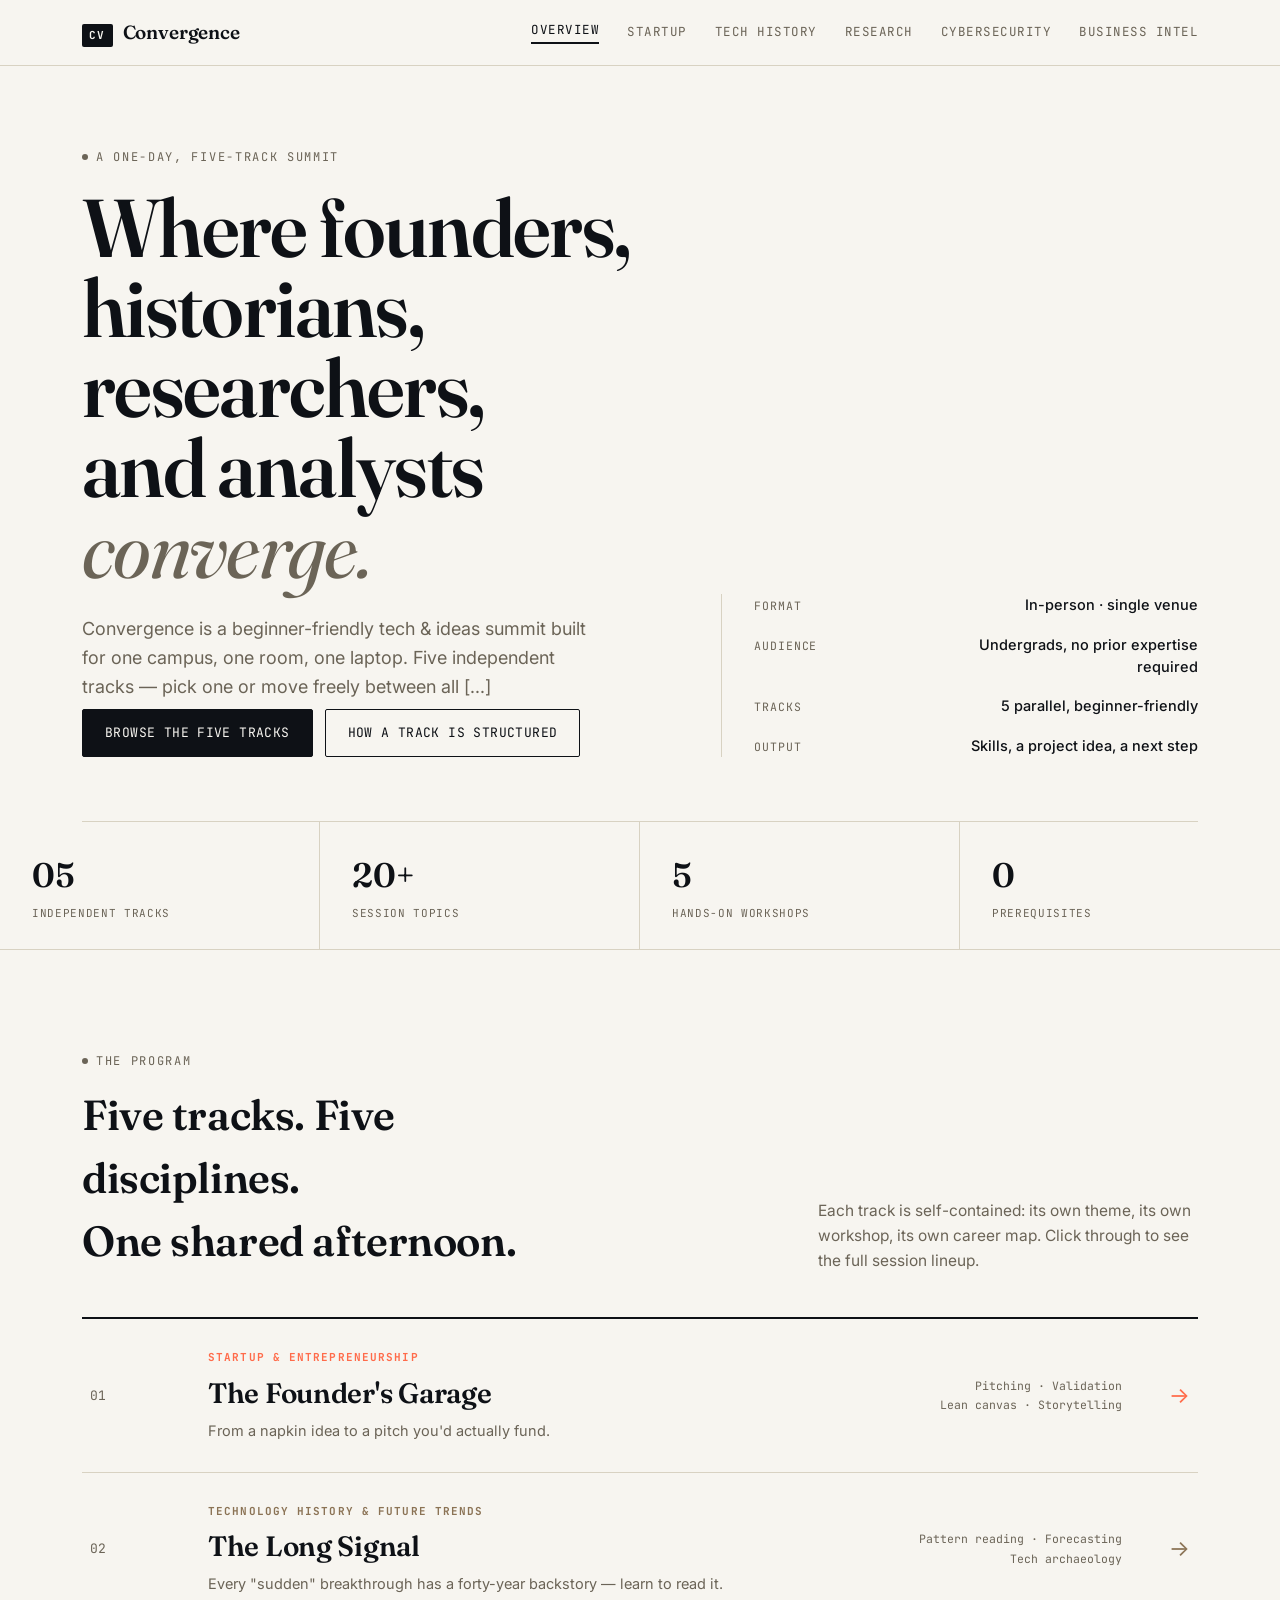
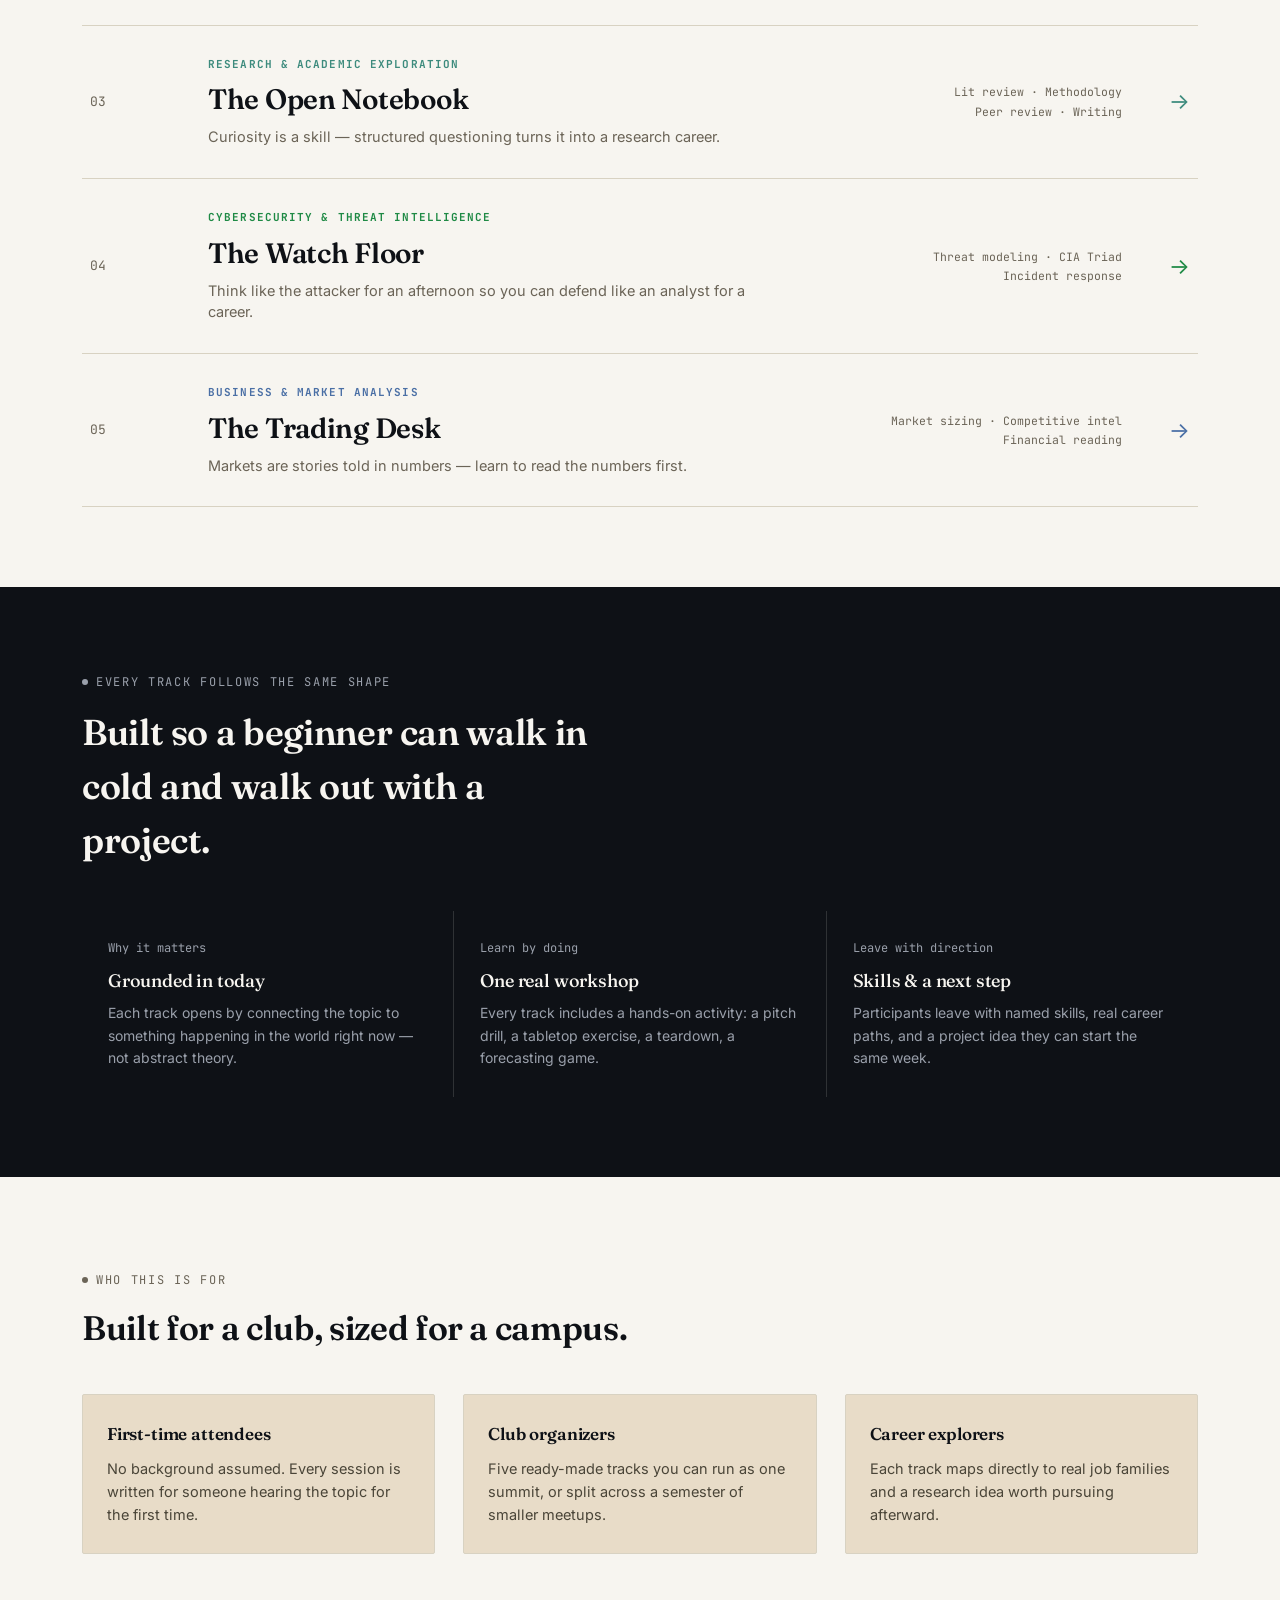
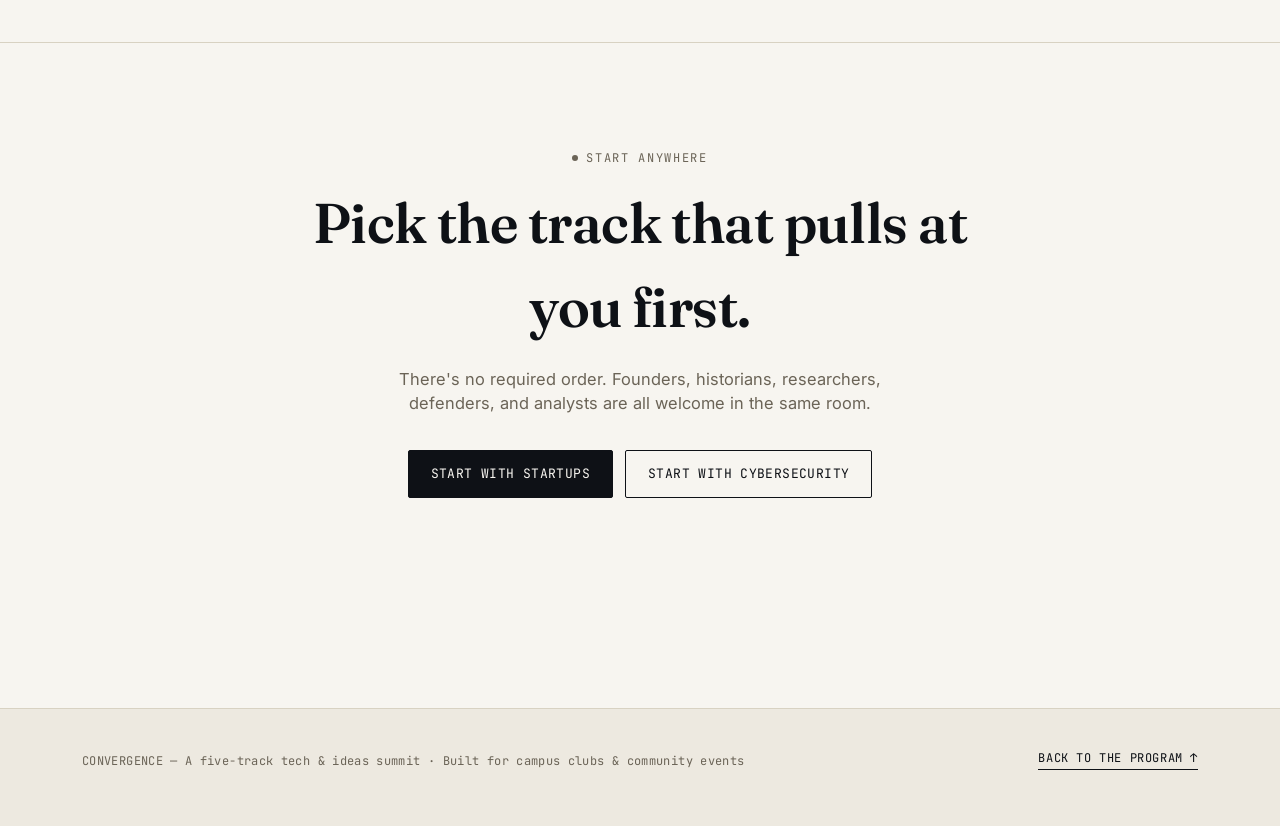
<file: index.html>
<!DOCTYPE html>
<html lang="en">
<head>
<meta charset="UTF-8">
<meta name="viewport" content="width=device-width, initial-scale=1.0">
<title>Convergence — A Five-Track Tech & Ideas Summit</title>
<link rel="stylesheet" href="style.css">
<style>

  /* ===== HOME-SPECIFIC ===== */

  .hero{
    position:relative;
    padding: 76px 0 0;
    overflow:hidden;
  }
  .hero-inner{
    display:grid;
    grid-template-columns: 1.1fr 0.9fr;
    gap: 56px;
    align-items: end;
    padding-bottom: 64px;
    border-bottom: 1px solid var(--line);
  }
  @media (max-width: 900px){
    .hero-inner{ grid-template-columns: 1fr; }
  }
  .hero-eyebrow{ margin-bottom: 22px; }
  .hero h1{
    font-size: clamp(40px, 6.4vw, 84px);
    line-height: 0.98;
    letter-spacing: -0.02em;
  }
  .hero h1 em{
    font-style: italic;
    font-weight: 400;
    color: var(--muted);
  }
  .hero-sub{
    margin-top: 26px;
    font-size: 18px;
    color: var(--muted);
    max-width: 46ch;
    line-height: 1.6;
  }
  .hero-meta{
    display:flex; flex-direction:column; gap: 18px;
    border-left: 1px solid var(--line);
    padding-left: 32px;
  }
  @media (max-width: 900px){
    .hero-meta{ border-left:none; padding-left:0; border-top:1px solid var(--line); padding-top:24px; }
  }
  .meta-row{ display:flex; justify-content:space-between; gap:16px; font-size:14.5px; }
  .meta-row .k{ font-family: var(--mono); color:var(--muted); text-transform:uppercase; font-size:11.5px; letter-spacing:.08em; padding-top:3px; }
  .meta-row .v{ text-align:right; font-weight:500; max-width: 60%; }
  .hero-ctas{ display:flex; gap:12px; margin-top:8px; flex-wrap:wrap; }

  /* strip of stats */
  .statline{
    display:grid; grid-template-columns: repeat(4,1fr);
    border-bottom:1px solid var(--line);
  }
  .statline .stat{
    padding: 28px 32px;
    border-right: 1px solid var(--line);
  }
  .statline .stat:last-child{ border-right:none; }
  .stat .num{ font-family: var(--serif); font-size: 34px; font-weight:600; }
  .stat .lab{ font-family: var(--mono); font-size: 11px; color:var(--muted); letter-spacing:.06em; text-transform:uppercase; margin-top:4px; }
  @media (max-width: 700px){
    .statline{ grid-template-columns: repeat(2,1fr); }
    .statline .stat:nth-child(2){ border-right:none; }
  }

  /* the catalog of tracks — signature element */
  .catalog{ padding: 96px 0 40px; }
  .catalog-head{ display:flex; justify-content:space-between; align-items:flex-end; gap:24px; margin-bottom:44px; flex-wrap:wrap; }
  .catalog-head h2{ font-size: clamp(30px,4vw,42px); margin-top:14px; max-width: 18ch; }
  .catalog-head p{ color:var(--muted); max-width:38ch; font-size:15.5px; line-height:1.6; }

  .card-row{
    display:flex;
    flex-direction:column;
    border-top: 2px solid var(--ink);
  }
  .track-card{
    --accent: var(--ink);
    display:grid;
    grid-template-columns: 90px 1fr 240px 40px;
    align-items:center;
    gap: 28px;
    padding: 30px 8px;
    text-decoration:none; color:inherit;
    border-bottom: 1px solid var(--line);
    position:relative;
    transition: padding-left .22s ease, background .22s ease;
  }
  .track-card:hover{
    padding-left: 24px;
    background: var(--paper-dim);
  }
  .track-card::before{
    content:"";
    position:absolute; left:0; top:0; bottom:0; width:4px;
    background: var(--accent);
    transform: scaleY(0);
    transform-origin: bottom;
    transition: transform .25s ease;
  }
  .track-card:hover::before{ transform: scaleY(1); }

  .tc-num{ font-family:var(--mono); font-size:13px; color:var(--muted); }
  .tc-main .tc-tag{
    font-family: var(--mono); font-size:11px; letter-spacing:.1em; text-transform:uppercase;
    color: var(--accent); margin-bottom:6px; font-weight:700;
  }
  .tc-main h3{ font-size: clamp(20px,2.6vw,28px); font-weight:600; }
  .tc-main .tc-theme{ margin-top:6px; color:var(--muted); font-size:14.5px; max-width:60ch; }
  .tc-skills{ font-family: var(--mono); font-size:11.5px; color:var(--muted); line-height:1.7; text-align:right; }
  .tc-arrow{ font-size:22px; color:var(--accent); justify-self:end; transition: transform .2s ease; }
  .track-card:hover .tc-arrow{ transform: translateX(6px); }

  @media (max-width: 860px){
    .track-card{ grid-template-columns: 1fr; gap:10px; padding: 26px 4px; }
    .tc-skills{ text-align:left; }
    .tc-arrow{ display:none; }
  }

  /* framework strip */
  .framework{
    background: var(--ink); color: var(--paper);
    padding: 80px 0;
    margin-top: 40px;
  }
  .framework .eyebrow{ color: var(--muted-on-ink); }
  .framework h2{ color:var(--paper); font-size:clamp(26px,3.6vw,36px); margin-top:14px; max-width:22ch;}
  .fw-grid{
    margin-top:44px;
    display:grid; grid-template-columns: repeat(3,1fr); gap:1px;
    background: rgba(247,245,240,0.14);
  }
  .fw-item{ background: var(--ink); padding: 28px 26px; }
  .fw-item .fi-num{ font-family:var(--mono); font-size:12px; color:var(--muted-on-ink); }
  .fw-item h4{ color:var(--paper); font-size:18px; margin-top:10px; font-weight:500; }
  .fw-item p{ color: var(--muted-on-ink); font-size:14px; margin-top:8px; line-height:1.6; }
  @media (max-width: 760px){ .fw-grid{ grid-template-columns:1fr; } }

  /* who it's for */
  .audience{ padding: 88px 0; }
  .aud-grid{
    display:grid; grid-template-columns: repeat(3, 1fr); gap: 28px; margin-top: 40px;
  }
  .aud-card{
    border: 1px solid var(--line); padding: 26px 24px; border-radius: var(--radius);
    background: var(--card);
  }
  .aud-card h4{ font-size:17px; }
  .aud-card p{ margin-top:10px; color:#4a4538; font-size:14.5px; line-height:1.6; }
  @media (max-width: 820px){ .aud-grid{ grid-template-columns:1fr; } }

  /* closing CTA */
  .closer{
    padding: 100px 0 110px;
    text-align:center;
    border-top: 1px solid var(--line);
  }
  .closer h2{ font-size: clamp(32px,5vw,56px); max-width: 18ch; margin:14px auto 0; }
  .closer p{ color:var(--muted); margin: 18px auto 0; max-width:50ch; font-size:16.5px; }
  .closer .hero-ctas{ justify-content:center; margin-top:34px; }
</style>
</head>
<body>

<nav class="topnav">
  <div class="topnav-inner">
    <a href="index.html" class="brand">
      <span class="brand-mark">CV</span>
      <span class="brand-name">Convergence</span>
    </a>
    <div class="navlinks">
      <a href="index.html" class="is-active">Overview</a>
      <a href="startup.html">Startup</a>
      <a href="history.html">Tech History</a>
      <a href="research.html">Research</a>
      <a href="cybersecurity.html">Cybersecurity</a>
      <a href="business.html">Business Intel</a>
    </div>
  </div>
</nav>

<header class="hero">
  <div class="wrap">
    <div class="hero-inner">
      <div>
        <span class="eyebrow hero-eyebrow"><span class="dot"></span>A one-day, five-track summit</span>
        <h1>Where founders,<br>historians, researchers,<br>and analysts <em>converge.</em></h1>
        <p class="hero-sub">Convergence is a beginner-friendly tech &amp; ideas summit built for one campus, one room, one laptop. Five independent tracks — pick one or move freely between all [...]
        <div class="hero-ctas">
          <a href="#catalog" class="btn btn-solid">Browse the five tracks</a>
          <a href="#framework" class="btn">How a track is structured</a>
        </div>
      </div>
      <div class="hero-meta">
        <div class="meta-row"><span class="k">Format</span><span class="v">In-person · single venue</span></div>
        <div class="meta-row"><span class="k">Audience</span><span class="v">Undergrads, no prior expertise required</span></div>
        <div class="meta-row"><span class="k">Tracks</span><span class="v">5 parallel, beginner-friendly</span></div>
        <div class="meta-row"><span class="k">Output</span><span class="v">Skills, a project idea, a next step</span></div>
      </div>
    </div>
  </div>
</header>

<div class="statline">
  <div class="stat"><div class="num">05</div><div class="lab">Independent tracks</div></div>
  <div class="stat"><div class="num">20+</div><div class="lab">Session topics</div></div>
  <div class="stat"><div class="num">5</div><div class="lab">Hands-on workshops</div></div>
  <div class="stat"><div class="num">0</div><div class="lab">Prerequisites</div></div>
</div>

<section class="catalog" id="catalog">
  <div class="wrap">
    <div class="catalog-head">
      <div>
        <span class="eyebrow"><span class="dot"></span>The program</span>
        <h2>Five tracks. Five disciplines.<br>One shared afternoon.</h2>
      </div>
      <p>Each track is self-contained: its own theme, its own workshop, its own career map. Click through to see the full session lineup.</p>
    </div>

    <div class="card-row">
      <a href="startup.html" class="track-card" style="--accent:#FF6B4A">
        <span class="tc-num">01</span>
        <div class="tc-main">
          <div class="tc-tag">Startup &amp; Entrepreneurship</div>
          <h3>The Founder's Garage</h3>
          <p class="tc-theme">From a napkin idea to a pitch you'd actually fund.</p>
        </div>
        <div class="tc-skills">Pitching · Validation<br>Lean canvas · Storytelling</div>
        <span class="tc-arrow">→</span>
      </a>

      <a href="history.html" class="track-card" style="--accent:#8B7355">
        <span class="tc-num">02</span>
        <div class="tc-main">
          <div class="tc-tag">Technology History &amp; Future Trends</div>
          <h3>The Long Signal</h3>
          <p class="tc-theme">Every "sudden" breakthrough has a forty-year backstory — learn to read it.</p>
        </div>
        <div class="tc-skills">Pattern reading · Forecasting<br>Tech archaeology</div>
        <span class="tc-arrow">→</span>
      </a>

      <a href="research.html" class="track-card" style="--accent:#3D8B7D">
        <span class="tc-num">03</span>
        <div class="tc-main">
          <div class="tc-tag">Research &amp; Academic Exploration</div>
          <h3>The Open Notebook</h3>
          <p class="tc-theme">Curiosity is a skill — structured questioning turns it into a research career.</p>
        </div>
        <div class="tc-skills">Lit review · Methodology<br>Peer review · Writing</div>
        <span class="tc-arrow">→</span>
      </a>

      <a href="cybersecurity.html" class="track-card" style="--accent:#1f8a45">
        <span class="tc-num">04</span>
        <div class="tc-main">
          <div class="tc-tag">Cybersecurity &amp; Threat Intelligence</div>
          <h3>The Watch Floor</h3>
          <p class="tc-theme">Think like the attacker for an afternoon so you can defend like an analyst for a career.</p>
        </div>
        <div class="tc-skills">Threat modeling · CIA Triad<br>Incident response</div>
        <span class="tc-arrow">→</span>
      </a>

      <a href="business.html" class="track-card" style="--accent:#4A6FA5">
        <span class="tc-num">05</span>
        <div class="tc-main">
          <div class="tc-tag">Business &amp; Market Analysis</div>
          <h3>The Trading Desk</h3>
          <p class="tc-theme">Markets are stories told in numbers — learn to read the numbers first.</p>
        </div>
        <div class="tc-skills">Market sizing · Competitive intel<br>Financial reading</div>
        <span class="tc-arrow">→</span>
      </a>
    </div>
  </div>
</section>

<section class="framework" id="framework">
  <div class="wrap">
    <span class="eyebrow"><span class="dot"></span>Every track follows the same shape</span>
    <h2>Built so a beginner can walk in cold and walk out with a project.</h2>
    <div class="fw-grid">
      <div class="fw-item">
        <div class="fi-num">Why it matters</div>
        <h4>Grounded in today</h4>
        <p>Each track opens by connecting the topic to something happening in the world right now — not abstract theory.</p>
      </div>
      <div class="fw-item">
        <div class="fi-num">Learn by doing</div>
        <h4>One real workshop</h4>
        <p>Every track includes a hands-on activity: a pitch drill, a tabletop exercise, a teardown, a forecasting game.</p>
      </div>
      <div class="fw-item">
        <div class="fi-num">Leave with direction</div>
        <h4>Skills &amp; a next step</h4>
        <p>Participants leave with named skills, real career paths, and a project idea they can start the same week.</p>
      </div>
    </div>
  </div>
</section>

<section class="audience">
  <div class="wrap">
    <div class="section-head" style="margin-bottom:0;">
      <span class="eyebrow"><span class="dot"></span>Who this is for</span>
      <h2 style="font-size:clamp(26px,3.6vw,34px); margin-top:14px;">Built for a club, sized for a campus.</h2>
    </div>
    <div class="aud-grid">
      <div class="aud-card">
        <h4>First-time attendees</h4>
        <p>No background assumed. Every session is written for someone hearing the topic for the first time.</p>
      </div>
      <div class="aud-card">
        <h4>Club organizers</h4>
        <p>Five ready-made tracks you can run as one summit, or split across a semester of smaller meetups.</p>
      </div>
      <div class="aud-card">
        <h4>Career explorers</h4>
        <p>Each track maps directly to real job families and a research idea worth pursuing afterward.</p>
      </div>
    </div>
  </div>
</section>

<section class="closer">
  <div class="wrap">
    <span class="eyebrow"><span class="dot"></span>Start anywhere</span>
    <h2>Pick the track that pulls at you first.</h2>
    <p>There's no required order. Founders, historians, researchers, defenders, and analysts are all welcome in the same room.</p>
    <div class="hero-ctas">
      <a href="startup.html" class="btn btn-solid">Start with Startups</a>
      <a href="cybersecurity.html" class="btn">Start with Cybersecurity</a>
    </div>
  </div>
</section>

<footer class="site-footer">
  <div class="wrap footer-inner">
    <div class="footer-note">CONVERGENCE — A five-track tech &amp; ideas summit · Built for campus clubs &amp; community events</div>
    <a href="#catalog" class="footer-back">Back to the program ↑</a>
  </div>
</footer>

</body>
</html>
</file>
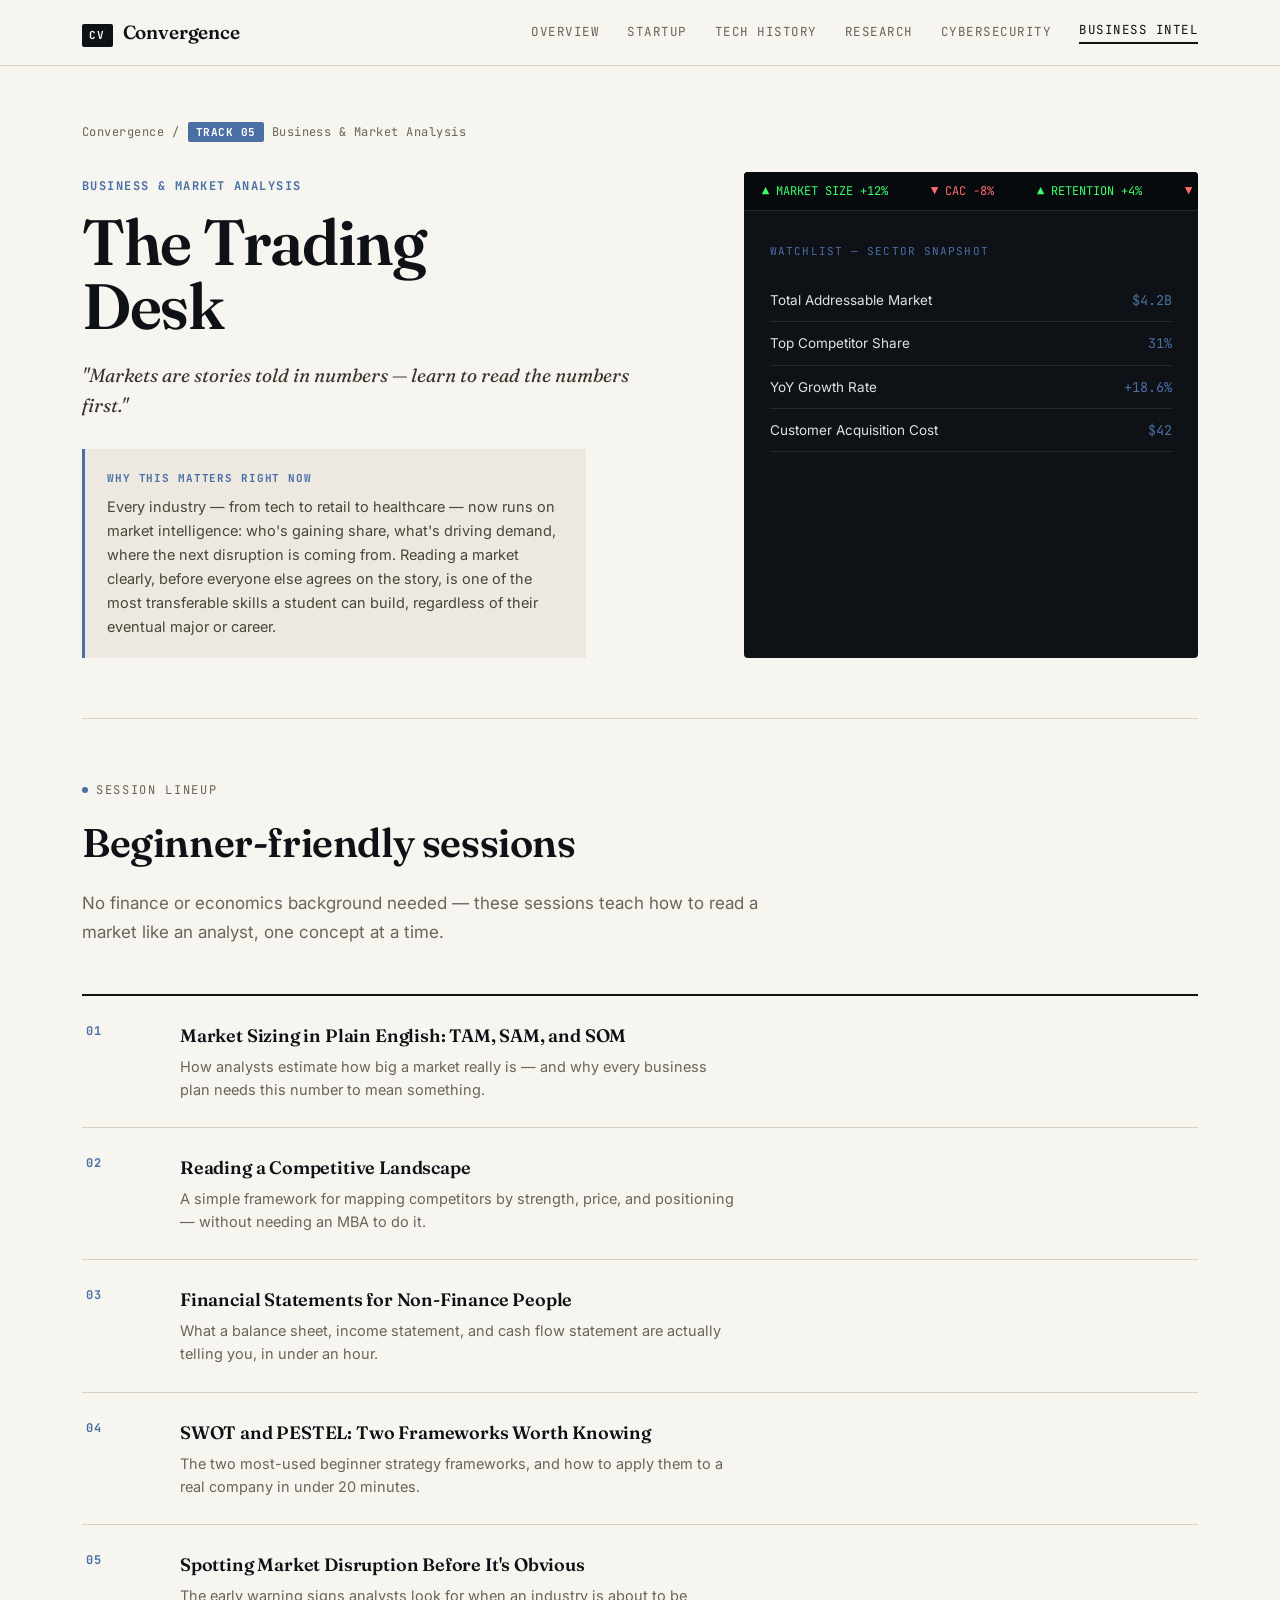
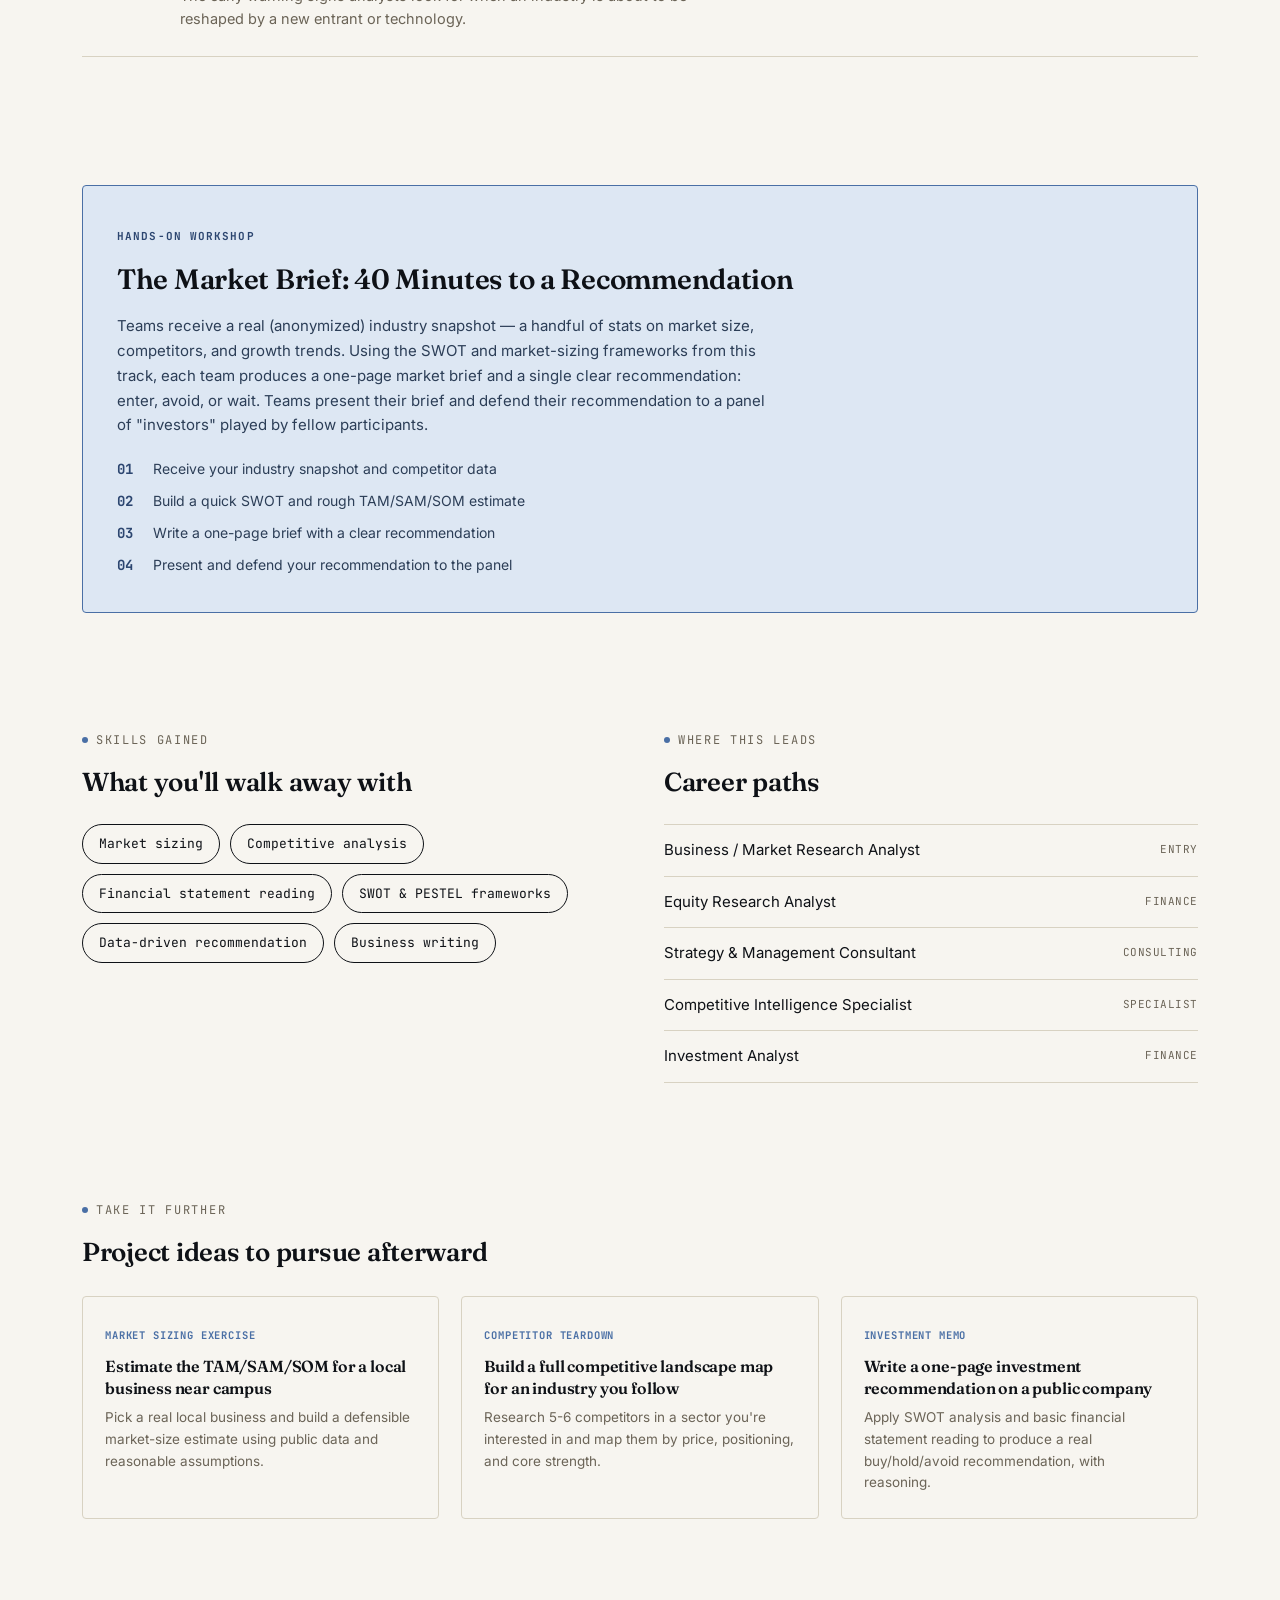
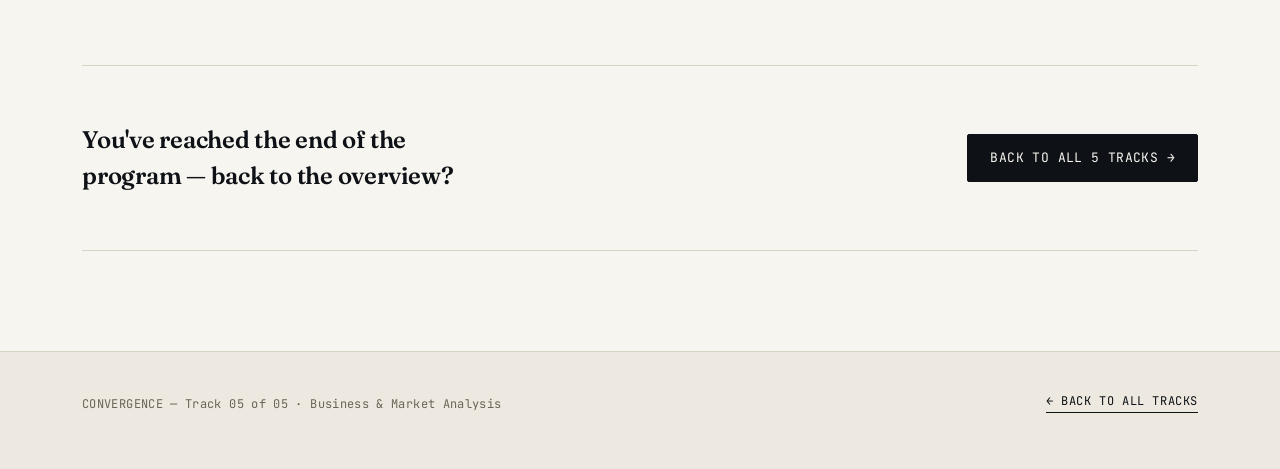
<file: business.html>
<!DOCTYPE html>
<html lang="en">
<head>
<meta charset="UTF-8">
<meta name="viewport" content="width=device-width, initial-scale=1.0">
<title>The Trading Desk — Business & Market Analysis | Convergence</title>
<link rel="stylesheet" href="style.css">
<style>
  :root{ --accent: #4A6FA5; --accent-dim: #dde7f3; }

  .track-hero{ padding: 56px 0 0; }
  .breadcrumb{ font-family: var(--mono); font-size:12px; color:var(--muted); letter-spacing:.04em; display:flex; gap:8px; align-items:center; margin-bottom:30px; }
  .breadcrumb a{ text-decoration:none; color:var(--muted); }
  .breadcrumb a:hover{ color:var(--ink); }
  .breadcrumb .accent-chip{ background: var(--accent); color:#fff; font-weight:700; padding:2px 8px; border-radius:2px; font-size:11px; }

  .th-grid{ display:grid; grid-template-columns: 1.15fr 0.85fr; gap:48px; align-items:stretch; padding-bottom:60px; border-bottom:1px solid var(--line); }
  @media (max-width:900px){ .th-grid{ grid-template-columns:1fr; } }

  .track-tag{ font-family:var(--mono); font-size:12px; letter-spacing:.12em; text-transform:uppercase; color:var(--accent); font-weight:700; }
  .track-hero h1{ font-size: clamp(38px,5.6vw,64px); line-height:1.0; margin-top:14px; letter-spacing:-0.02em; }
  .theme-statement{ margin-top: 22px; font-size: 19px; line-height:1.6; max-width:48ch; color:#3a362e; font-family: var(--serif); font-style:italic; font-weight:400; }
  .relevance-box{ margin-top:28px; padding:20px 22px; background: var(--paper-dim); border-left:3px solid var(--accent); font-size:14.5px; color:#4a4538; line-height:1.65; max-width: 56ch; }
  .relevance-box b{ display:block; font-family:var(--mono); font-size:11px; letter-spacing:.08em; text-transform:uppercase; color:var(--accent); margin-bottom:8px; font-weight:700; }

  /* ledger / ticker card — signature visual */
  .ticker-card{
    background: var(--ink); color: var(--paper);
    border-radius: 4px;
    min-height: 320px;
    padding: 0;
    overflow:hidden;
    display:flex; flex-direction:column;
  }
  .ticker-strip{
    background:#070a0d; padding:10px 0; overflow:hidden; white-space:nowrap;
    font-family:var(--mono); font-size:12px; border-bottom:1px solid rgba(247,245,240,0.12);
  }
  .ticker-strip span{ padding: 0 18px; color:var(--muted-on-ink); }
  .ticker-strip .up{ color:#39FF6A; }
  .ticker-strip .down{ color:#ff6b6b; }
  .ticker-body{ padding: 26px 26px; flex:1; }
  .ticker-body .tb-label{ font-family:var(--mono); font-size:11px; letter-spacing:.1em; text-transform:uppercase; color: var(--accent); }
  .ticker-rows{ margin-top:18px; display:flex; flex-direction:column; }
  .ticker-row{ display:flex; justify-content:space-between; padding:11px 0; border-bottom:1px solid rgba(247,245,240,0.1); font-size:13.5px; }
  .ticker-row .tr-name{ color:#dfe3e8; }
  .ticker-row .tr-val{ font-family:var(--mono); color: var(--accent); }

  .sess-list{ border-top:2px solid var(--ink); margin-top:48px; }
  .sess-item{ display:grid; grid-template-columns: 70px 1fr; gap:24px; padding: 26px 4px; border-bottom:1px solid var(--line); }
  .sess-item .idx{ color: var(--accent); font-weight:700; }
  .sess-item h4{ font-size:18px; font-weight:600; }
  .sess-item p{ margin-top:6px; color:var(--muted); font-size:14.5px; line-height:1.6; max-width:62ch; }

  .workshop{ background: var(--accent-dim); border: 1px solid var(--accent); border-radius: 4px; padding: 36px 34px; margin-top: 16px; }
  .workshop .w-label{ font-family:var(--mono); font-size:11px; letter-spacing:.1em; text-transform:uppercase; color:#2c4670; font-weight:700; }
  .workshop h3{ margin-top:12px; font-size: clamp(22px,3vw,28px); }
  .workshop p{ margin-top:14px; color:#2c3e57; line-height:1.65; font-size:15px; max-width:72ch; }
  .workshop .w-steps{ margin-top:20px; display:flex; flex-direction:column; gap:10px; }
  .w-step{ display:flex; gap:14px; align-items:baseline; font-size:14px; color:#2c3e57; }
  .w-step .ws-num{ font-family:var(--mono); font-weight:700; color:#2c4670; min-width:22px; }

  .two-col{ display:grid; grid-template-columns:1fr 1fr; gap:48px; }
  @media (max-width:820px){ .two-col{ grid-template-columns:1fr; } }
  .pill-group{ display:flex; flex-wrap:wrap; gap:10px; margin-top:22px; }
  .pill{ font-family:var(--mono); font-size:13px; padding:9px 16px; border:1.5px solid var(--ink); border-radius: 20px; background:transparent; }
  .career-list{ margin-top:22px; display:flex; flex-direction:column; }
  .career-row{ display:flex; justify-content:space-between; gap:16px; padding:14px 0; border-bottom:1px solid var(--line); font-size:15px; }
  .career-row:first-child{ border-top:1px solid var(--line); }
  .career-row .cr-level{ font-family:var(--mono); font-size:11px; color:var(--muted); text-transform:uppercase; letter-spacing:.05em; white-space:nowrap; padding-top:2px;}

  .proj-grid{ display:grid; grid-template-columns: repeat(3,1fr); gap:22px; margin-top:24px; }
  @media (max-width:900px){ .proj-grid{ grid-template-columns:1fr; } }
  .proj-card{ border:1px solid var(--line); border-radius:4px; padding:24px 22px; background:var(--paper); transition: border-color .15s ease, transform .15s ease; }
  .proj-card:hover{ border-color: var(--accent); transform: translateY(-3px); }
  .proj-card .pj-tag{ font-family:var(--mono); font-size:10.5px; letter-spacing:.08em; text-transform:uppercase; color:var(--accent); font-weight:700; }
  .proj-card h4{ margin-top:10px; font-size:16px; line-height:1.4; }
  .proj-card p{ margin-top:8px; font-size:13.5px; color:var(--muted); line-height:1.6; }

  .track-cta{ margin-top:90px; padding: 56px 0; border-top:1px solid var(--line); border-bottom:1px solid var(--line); display:flex; justify-content:space-between; align-items:center; gap:24px; flex-wrap:wrap; }
  .track-cta h3{ font-size:24px; max-width:24ch; }
</style>
</head>
<body>

<nav class="topnav">
  <div class="topnav-inner">
    <a href="index.html" class="brand">
      <span class="brand-mark">CV</span>
      <span class="brand-name">Convergence</span>
    </a>
    <div class="navlinks">
      <a href="index.html">Overview</a>
      <a href="startup.html">Startup</a>
      <a href="history.html">Tech History</a>
      <a href="research.html">Research</a>
      <a href="cybersecurity.html">Cybersecurity</a>
      <a href="business.html" class="is-active">Business Intel</a>
    </div>
  </div>
</nav>

<main class="wrap">

  <section class="track-hero">
    <div class="breadcrumb">
      <a href="index.html">Convergence</a> / <span class="accent-chip">TRACK 05</span> Business &amp; Market Analysis
    </div>

    <div class="th-grid">
      <div>
        <span class="track-tag">Business &amp; Market Analysis</span>
        <h1>The Trading<br>Desk</h1>
        <p class="theme-statement">"Markets are stories told in numbers — learn to read the numbers first."</p>

        <div class="relevance-box">
          <b>Why this matters right now</b>
          Every industry — from tech to retail to healthcare — now runs on market intelligence: who's gaining share, what's driving demand, where the next disruption is coming from. Reading a market clearly, before everyone else agrees on the story, is one of the most transferable skills a student can build, regardless of their eventual major or career.
        </div>
      </div>

      <div class="ticker-card">
        <div class="ticker-strip">
          <span class="up">▲ MARKET SIZE +12%</span>
          <span class="down">▼ CAC -8%</span>
          <span class="up">▲ RETENTION +4%</span>
          <span class="down">▼ CHURN -2%</span>
          <span class="up">▲ MARKET SIZE +12%</span>
          <span class="down">▼ CAC -8%</span>
        </div>
        <div class="ticker-body">
          <span class="tb-label">Watchlist — Sector Snapshot</span>
          <div class="ticker-rows">
            <div class="ticker-row"><span class="tr-name">Total Addressable Market</span><span class="tr-val">$4.2B</span></div>
            <div class="ticker-row"><span class="tr-name">Top Competitor Share</span><span class="tr-val">31%</span></div>
            <div class="ticker-row"><span class="tr-name">YoY Growth Rate</span><span class="tr-val">+18.6%</span></div>
            <div class="ticker-row"><span class="tr-name">Customer Acquisition Cost</span><span class="tr-val">$42</span></div>
          </div>
        </div>
      </div>
    </div>
  </section>

  <section class="section-tight">
    <div class="section-head">
      <span class="eyebrow"><span class="dot" style="color:var(--accent)"></span>Session lineup</span>
      <h2>Beginner-friendly sessions</h2>
      <p class="lede">No finance or economics background needed — these sessions teach how to read a market like an analyst, one concept at a time.</p>
    </div>

    <div class="sess-list">
      <div class="sess-item">
        <span class="idx">01</span>
        <div>
          <h4>Market Sizing in Plain English: TAM, SAM, and SOM</h4>
          <p>How analysts estimate how big a market really is — and why every business plan needs this number to mean something.</p>
        </div>
      </div>
      <div class="sess-item">
        <span class="idx">02</span>
        <div>
          <h4>Reading a Competitive Landscape</h4>
          <p>A simple framework for mapping competitors by strength, price, and positioning — without needing an MBA to do it.</p>
        </div>
      </div>
      <div class="sess-item">
        <span class="idx">03</span>
        <div>
          <h4>Financial Statements for Non-Finance People</h4>
          <p>What a balance sheet, income statement, and cash flow statement are actually telling you, in under an hour.</p>
        </div>
      </div>
      <div class="sess-item">
        <span class="idx">04</span>
        <div>
          <h4>SWOT and PESTEL: Two Frameworks Worth Knowing</h4>
          <p>The two most-used beginner strategy frameworks, and how to apply them to a real company in under 20 minutes.</p>
        </div>
      </div>
      <div class="sess-item">
        <span class="idx">05</span>
        <div>
          <h4>Spotting Market Disruption Before It's Obvious</h4>
          <p>The early warning signs analysts look for when an industry is about to be reshaped by a new entrant or technology.</p>
        </div>
      </div>
    </div>
  </section>

  <section class="section-tight">
    <div class="workshop">
      <span class="w-label">Hands-on workshop</span>
      <h3>The Market Brief: 40 Minutes to a Recommendation</h3>
      <p>Teams receive a real (anonymized) industry snapshot — a handful of stats on market size, competitors, and growth trends. Using the SWOT and market-sizing frameworks from this track, each team produces a one-page market brief and a single clear recommendation: enter, avoid, or wait. Teams present their brief and defend their recommendation to a panel of "investors" played by fellow participants.</p>
      <div class="w-steps">
        <div class="w-step"><span class="ws-num">01</span> Receive your industry snapshot and competitor data</div>
        <div class="w-step"><span class="ws-num">02</span> Build a quick SWOT and rough TAM/SAM/SOM estimate</div>
        <div class="w-step"><span class="ws-num">03</span> Write a one-page brief with a clear recommendation</div>
        <div class="w-step"><span class="ws-num">04</span> Present and defend your recommendation to the panel</div>
      </div>
    </div>
  </section>

  <section class="section-tight">
    <div class="two-col">
      <div>
        <span class="eyebrow"><span class="dot" style="color:var(--accent)"></span>Skills gained</span>
        <h2 style="font-size:26px; margin-top:14px;">What you'll walk away with</h2>
        <div class="pill-group">
          <span class="pill">Market sizing</span>
          <span class="pill">Competitive analysis</span>
          <span class="pill">Financial statement reading</span>
          <span class="pill">SWOT &amp; PESTEL frameworks</span>
          <span class="pill">Data-driven recommendation</span>
          <span class="pill">Business writing</span>
        </div>
      </div>
      <div>
        <span class="eyebrow"><span class="dot" style="color:var(--accent)"></span>Where this leads</span>
        <h2 style="font-size:26px; margin-top:14px;">Career paths</h2>
        <div class="career-list">
          <div class="career-row"><span>Business / Market Research Analyst</span><span class="cr-level">Entry</span></div>
          <div class="career-row"><span>Equity Research Analyst</span><span class="cr-level">Finance</span></div>
          <div class="career-row"><span>Strategy &amp; Management Consultant</span><span class="cr-level">Consulting</span></div>
          <div class="career-row"><span>Competitive Intelligence Specialist</span><span class="cr-level">Specialist</span></div>
          <div class="career-row"><span>Investment Analyst</span><span class="cr-level">Finance</span></div>
        </div>
      </div>
    </div>
  </section>

  <section class="section-tight">
    <span class="eyebrow"><span class="dot" style="color:var(--accent)"></span>Take it further</span>
    <h2 style="font-size:26px; margin-top:14px;">Project ideas to pursue afterward</h2>
    <div class="proj-grid">
      <div class="proj-card">
        <span class="pj-tag">Market sizing exercise</span>
        <h4>Estimate the TAM/SAM/SOM for a local business near campus</h4>
        <p>Pick a real local business and build a defensible market-size estimate using public data and reasonable assumptions.</p>
      </div>
      <div class="proj-card">
        <span class="pj-tag">Competitor teardown</span>
        <h4>Build a full competitive landscape map for an industry you follow</h4>
        <p>Research 5-6 competitors in a sector you're interested in and map them by price, positioning, and core strength.</p>
      </div>
      <div class="proj-card">
        <span class="pj-tag">Investment memo</span>
        <h4>Write a one-page investment recommendation on a public company</h4>
        <p>Apply SWOT analysis and basic financial statement reading to produce a real buy/hold/avoid recommendation, with reasoning.</p>
      </div>
    </div>
  </section>

  <div class="track-cta">
    <h3>You've reached the end of the program — back to the overview?</h3>
    <a href="index.html" class="btn btn-solid">Back to all 5 tracks →</a>
  </div>

</main>

<footer class="site-footer">
  <div class="wrap footer-inner">
    <div class="footer-note">CONVERGENCE — Track 05 of 05 · Business &amp; Market Analysis</div>
    <a href="index.html" class="footer-back">← Back to all tracks</a>
  </div>
</footer>

</body>
</html>
</file>
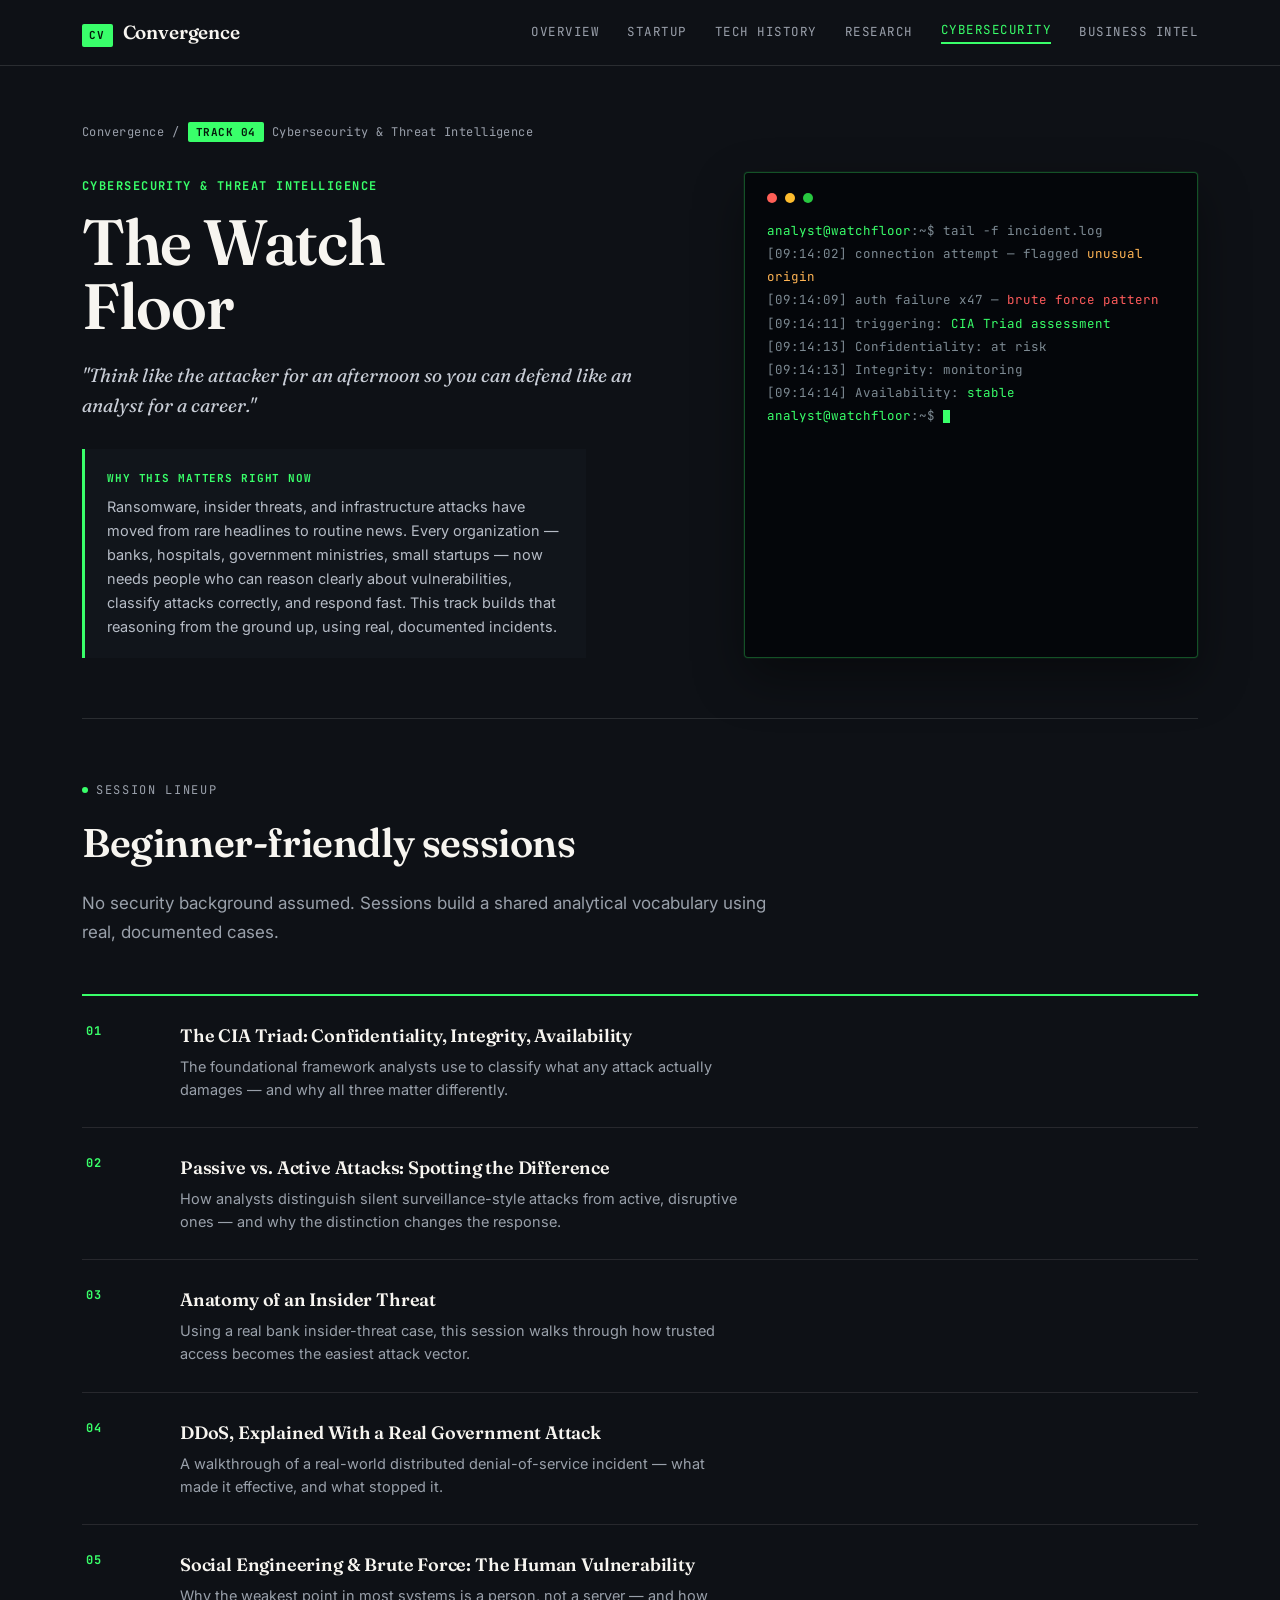
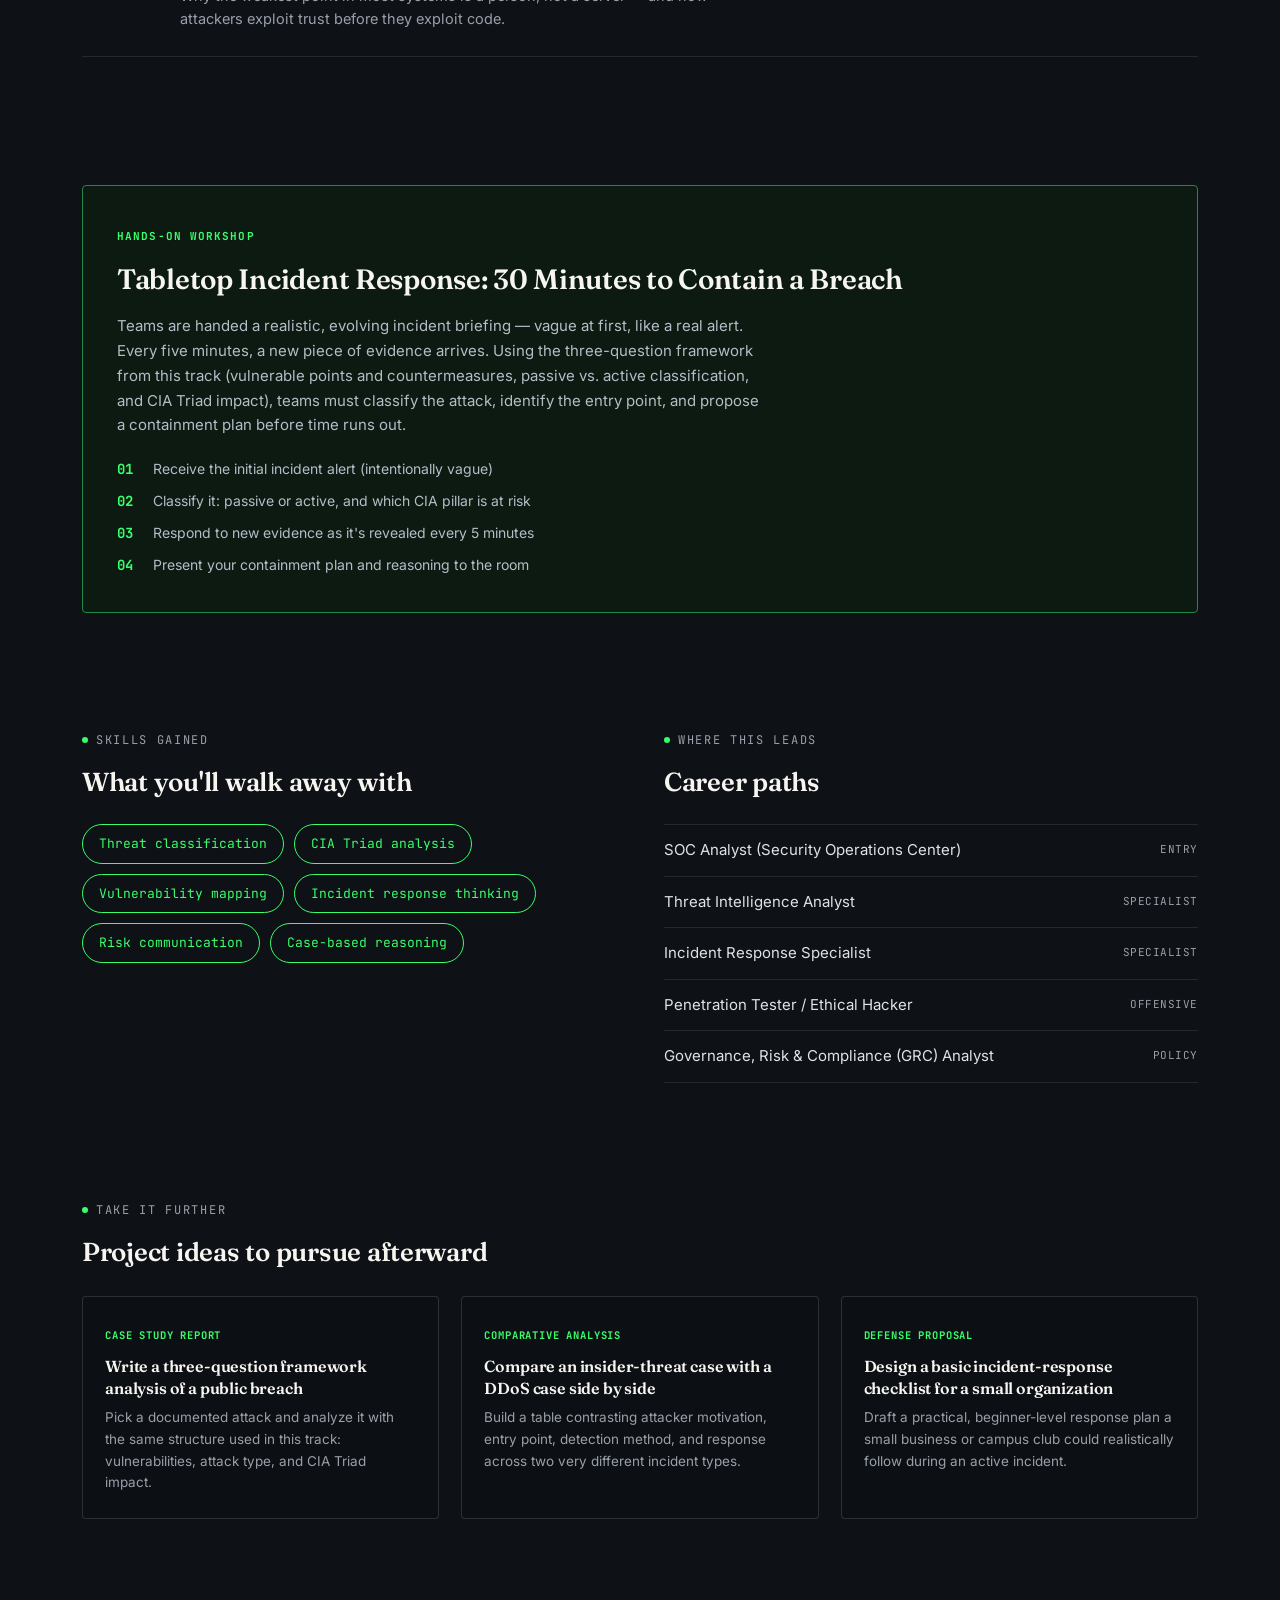
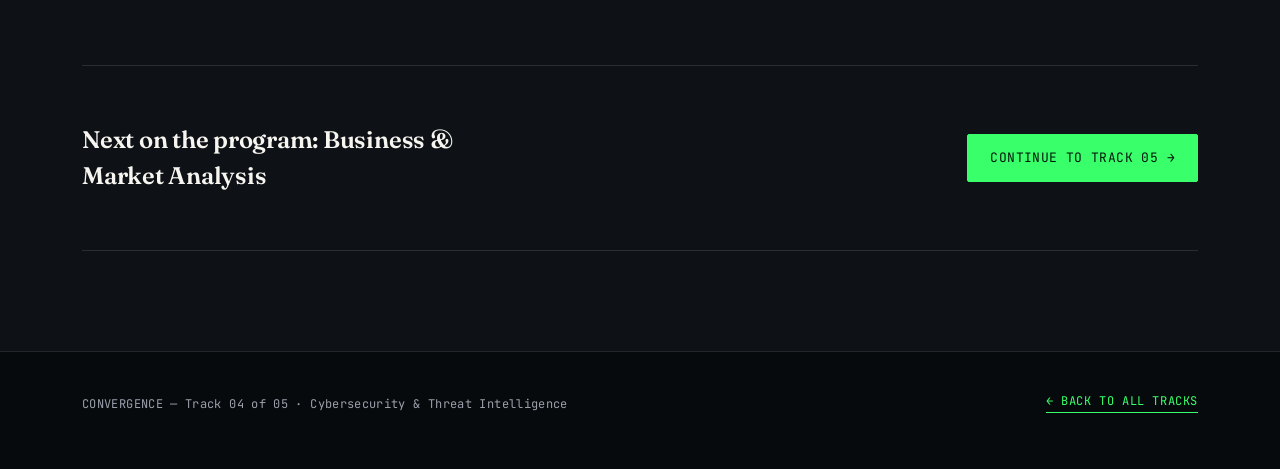
<file: cybersecurity.html>
<!DOCTYPE html>
<html lang="en">
<head>
<meta charset="UTF-8">
<meta name="viewport" content="width=device-width, initial-scale=1.0">
<title>The Watch Floor — Cybersecurity & Threat Intelligence | Convergence</title>
<link rel="stylesheet" href="style.css">
<style>
  :root{ --accent: #39FF6A; --accent-deep:#1f8a45; }

  /* This track page runs dark — the "watch floor" / SOC aesthetic */
  body.cyber-body{ background: var(--ink); color: var(--paper); }
  .cyber-body .topnav{ background: var(--ink); border-bottom-color: rgba(247,245,240,0.12); }
  .cyber-body .brand-mark{ background: var(--accent); color:#04190b; }
  .cyber-body .navlinks a{ color: var(--muted-on-ink); }
  .cyber-body .navlinks a:hover, .cyber-body .navlinks a.is-active{ color: var(--accent); border-color: var(--accent); }
  .cyber-body .footer-note{ color: var(--muted-on-ink); }
  .cyber-body footer.site-footer{ background:#070a0d; border-top-color: rgba(247,245,240,0.12); }
  .cyber-body .footer-back{ color: var(--accent); border-color: var(--accent); }

  .track-hero{ padding: 56px 0 0; }
  .breadcrumb{ font-family: var(--mono); font-size:12px; color: var(--muted-on-ink); letter-spacing:.04em; display:flex; gap:8px; align-items:center; margin-bottom:30px; }
  .breadcrumb a{ text-decoration:none; color: var(--muted-on-ink); }
  .breadcrumb a:hover{ color: var(--accent); }
  .breadcrumb .accent-chip{ background: var(--accent); color:#04190b; font-weight:700; padding:2px 8px; border-radius:2px; font-size:11px; }

  .th-grid{ display:grid; grid-template-columns: 1.15fr 0.85fr; gap:48px; align-items:stretch; padding-bottom:60px; border-bottom:1px solid rgba(247,245,240,0.12); }
  @media (max-width:900px){ .th-grid{ grid-template-columns:1fr; } }

  .track-tag{ font-family:var(--mono); font-size:12px; letter-spacing:.12em; text-transform:uppercase; color:var(--accent); font-weight:700; }
  .track-hero h1{ color: var(--paper); font-size: clamp(38px,5.6vw,64px); line-height:1.0; margin-top:14px; letter-spacing:-0.02em; }
  .theme-statement{ margin-top: 22px; font-size: 19px; line-height:1.6; max-width:48ch; color: #c8cdd6; font-family: var(--serif); font-style:italic; font-weight:400; }
  .relevance-box{ margin-top:28px; padding:20px 22px; background: #11151b; border-left:3px solid var(--accent); font-size:14.5px; color:#b6bcc6; line-height:1.65; max-width: 56ch; }
  .relevance-box b{ display:block; font-family:var(--mono); font-size:11px; letter-spacing:.08em; text-transform:uppercase; color:var(--accent); margin-bottom:8px; font-weight:700; }

  /* terminal log card — signature visual */
  .term-card{
    background: #04060a;
    border: 1px solid rgba(57,255,106,0.3);
    border-radius: 4px;
    min-height: 320px;
    padding: 20px 22px;
    font-family: var(--mono);
    font-size: 12.5px;
    line-height: 1.85;
    box-shadow: 0 0 0 1px rgba(57,255,106,0.05), 0 20px 50px rgba(0,0,0,0.4);
  }
  .term-head{ display:flex; gap:8px; margin-bottom:16px; }
  .term-dot{ width:10px; height:10px; border-radius:50%; background:#333; }
  .term-line{ color: #7d8a93; }
  .term-line .ok{ color: var(--accent); }
  .term-line .warn{ color: #ffb454; }
  .term-line .alert{ color: #ff5c5c; }
  .term-prompt{ color: var(--accent); }
  .term-cursor{ display:inline-block; width:7px; height:13px; background:var(--accent); animation: blink 1s steps(1) infinite; vertical-align:middle; }
  @keyframes blink{ 50%{ opacity:0; } }

  .sess-list{ border-top:2px solid var(--accent); margin-top:48px; }
  .sess-item{ display:grid; grid-template-columns: 70px 1fr; gap:24px; padding: 26px 4px; border-bottom:1px solid rgba(247,245,240,0.1); }
  .sess-item .idx{ color: var(--accent); font-weight:700; }
  .sess-item h4{ color: var(--paper); font-size:18px; font-weight:600; }
  .sess-item p{ margin-top:6px; color: #99a0aa; font-size:14.5px; line-height:1.6; max-width:62ch; }

  .workshop{ background: #0c1a12; border: 1px solid var(--accent-deep); border-radius: 4px; padding: 36px 34px; margin-top: 16px; }
  .workshop .w-label{ font-family:var(--mono); font-size:11px; letter-spacing:.1em; text-transform:uppercase; color:var(--accent); font-weight:700; }
  .workshop h3{ color: var(--paper); margin-top:12px; font-size: clamp(22px,3vw,28px); }
  .workshop p{ margin-top:14px; color:#b6bcc6; line-height:1.65; font-size:15px; max-width:72ch; }
  .workshop .w-steps{ margin-top:20px; display:flex; flex-direction:column; gap:10px; }
  .w-step{ display:flex; gap:14px; align-items:baseline; font-size:14px; color:#b6bcc6; }
  .w-step .ws-num{ font-family:var(--mono); font-weight:700; color:var(--accent); min-width:22px; }

  .two-col{ display:grid; grid-template-columns:1fr 1fr; gap:48px; }
  @media (max-width:820px){ .two-col{ grid-template-columns:1fr; } }
  .pill-group{ display:flex; flex-wrap:wrap; gap:10px; margin-top:22px; }
  .pill{ font-family:var(--mono); font-size:13px; padding:9px 16px; border:1.5px solid var(--accent); border-radius: 20px; background:transparent; color: var(--accent); }
  .career-list{ margin-top:22px; display:flex; flex-direction:column; }
  .career-row{ display:flex; justify-content:space-between; gap:16px; padding:14px 0; border-bottom:1px solid rgba(247,245,240,0.1); font-size:15px; color:#dfe3e8; }
  .career-row:first-child{ border-top:1px solid rgba(247,245,240,0.1); }
  .career-row .cr-level{ font-family:var(--mono); font-size:11px; color:var(--muted-on-ink); text-transform:uppercase; letter-spacing:.05em; white-space:nowrap; padding-top:2px;}

  .proj-grid{ display:grid; grid-template-columns: repeat(3,1fr); gap:22px; margin-top:24px; }
  @media (max-width:900px){ .proj-grid{ grid-template-columns:1fr; } }
  .proj-card{ border:1px solid rgba(247,245,240,0.14); border-radius:4px; padding:24px 22px; background:#0c0f14; transition: border-color .15s ease, transform .15s ease; }
  .proj-card:hover{ border-color: var(--accent); transform: translateY(-3px); }
  .proj-card .pj-tag{ font-family:var(--mono); font-size:10.5px; letter-spacing:.08em; text-transform:uppercase; color:var(--accent); font-weight:700; }
  .proj-card h4{ margin-top:10px; font-size:16px; line-height:1.4; color: var(--paper); }
  .proj-card p{ margin-top:8px; font-size:13.5px; color:#99a0aa; line-height:1.6; }

  .eyebrow{ color: var(--muted-on-ink); }
  .section-head h2{ color: var(--paper); }
  .section-head .lede{ color:#99a0aa; }

  .track-cta{ margin-top:90px; padding: 56px 0; border-top:1px solid rgba(247,245,240,0.12); border-bottom:1px solid rgba(247,245,240,0.12); display:flex; justify-content:space-between; align-items:center; gap:24px; flex-wrap:wrap; }
  .track-cta h3{ color: var(--paper); font-size:24px; max-width:24ch; }
  .btn{ border-color: var(--accent); color: var(--accent); }
  .btn:hover{ background: var(--accent); color:#04190b; }
  .btn-solid{ background: var(--accent); color:#04190b; border-color: var(--accent); }
  .btn-solid:hover{ background:#2ee05f; }
</style>
</head>
<body class="cyber-body">

<nav class="topnav">
  <div class="topnav-inner">
    <a href="index.html" class="brand">
      <span class="brand-mark">CV</span>
      <span class="brand-name" style="color:var(--paper)">Convergence</span>
    </a>
    <div class="navlinks">
      <a href="index.html">Overview</a>
      <a href="startup.html">Startup</a>
      <a href="history.html">Tech History</a>
      <a href="research.html">Research</a>
      <a href="cybersecurity.html" class="is-active">Cybersecurity</a>
      <a href="business.html">Business Intel</a>
    </div>
  </div>
</nav>

<main class="wrap">

  <section class="track-hero">
    <div class="breadcrumb">
      <a href="index.html">Convergence</a> / <span class="accent-chip">TRACK 04</span> Cybersecurity &amp; Threat Intelligence
    </div>

    <div class="th-grid">
      <div>
        <span class="track-tag">Cybersecurity &amp; Threat Intelligence</span>
        <h1>The Watch<br>Floor</h1>
        <p class="theme-statement">"Think like the attacker for an afternoon so you can defend like an analyst for a career."</p>

        <div class="relevance-box">
          <b>Why this matters right now</b>
          Ransomware, insider threats, and infrastructure attacks have moved from rare headlines to routine news. Every organization — banks, hospitals, government ministries, small startups — now needs people who can reason clearly about vulnerabilities, classify attacks correctly, and respond fast. This track builds that reasoning from the ground up, using real, documented incidents.
        </div>
      </div>

      <div class="term-card">
        <div class="term-head">
          <span class="term-dot" style="background:#ff5f57"></span>
          <span class="term-dot" style="background:#febc2e"></span>
          <span class="term-dot" style="background:#28c840"></span>
        </div>
        <div class="term-line"><span class="term-prompt">analyst@watchfloor</span>:~$ tail -f incident.log</div>
        <div class="term-line">[09:14:02] connection attempt — flagged <span class="warn">unusual origin</span></div>
        <div class="term-line">[09:14:09] auth failure x47 — <span class="alert">brute force pattern</span></div>
        <div class="term-line">[09:14:11] triggering: <span class="ok">CIA Triad assessment</span></div>
        <div class="term-line">[09:14:13] Confidentiality: at risk</div>
        <div class="term-line">[09:14:13] Integrity: monitoring</div>
        <div class="term-line">[09:14:14] Availability: <span class="ok">stable</span></div>
        <div class="term-line"><span class="term-prompt">analyst@watchfloor</span>:~$ <span class="term-cursor"></span></div>
      </div>
    </div>
  </section>

  <section class="section-tight">
    <div class="section-head">
      <span class="eyebrow"><span class="dot" style="color:var(--accent)"></span>Session lineup</span>
      <h2>Beginner-friendly sessions</h2>
      <p class="lede">No security background assumed. Sessions build a shared analytical vocabulary using real, documented cases.</p>
    </div>

    <div class="sess-list">
      <div class="sess-item">
        <span class="idx">01</span>
        <div>
          <h4>The CIA Triad: Confidentiality, Integrity, Availability</h4>
          <p>The foundational framework analysts use to classify what any attack actually damages — and why all three matter differently.</p>
        </div>
      </div>
      <div class="sess-item">
        <span class="idx">02</span>
        <div>
          <h4>Passive vs. Active Attacks: Spotting the Difference</h4>
          <p>How analysts distinguish silent surveillance-style attacks from active, disruptive ones — and why the distinction changes the response.</p>
        </div>
      </div>
      <div class="sess-item">
        <span class="idx">03</span>
        <div>
          <h4>Anatomy of an Insider Threat</h4>
          <p>Using a real bank insider-threat case, this session walks through how trusted access becomes the easiest attack vector.</p>
        </div>
      </div>
      <div class="sess-item">
        <span class="idx">04</span>
        <div>
          <h4>DDoS, Explained With a Real Government Attack</h4>
          <p>A walkthrough of a real-world distributed denial-of-service incident — what made it effective, and what stopped it.</p>
        </div>
      </div>
      <div class="sess-item">
        <span class="idx">05</span>
        <div>
          <h4>Social Engineering &amp; Brute Force: The Human Vulnerability</h4>
          <p>Why the weakest point in most systems is a person, not a server — and how attackers exploit trust before they exploit code.</p>
        </div>
      </div>
    </div>
  </section>

  <section class="section-tight">
    <div class="workshop">
      <span class="w-label">Hands-on workshop</span>
      <h3>Tabletop Incident Response: 30 Minutes to Contain a Breach</h3>
      <p>Teams are handed a realistic, evolving incident briefing — vague at first, like a real alert. Every five minutes, a new piece of evidence arrives. Using the three-question framework from this track (vulnerable points and countermeasures, passive vs. active classification, and CIA Triad impact), teams must classify the attack, identify the entry point, and propose a containment plan before time runs out.</p>
      <div class="w-steps">
        <div class="w-step"><span class="ws-num">01</span> Receive the initial incident alert (intentionally vague)</div>
        <div class="w-step"><span class="ws-num">02</span> Classify it: passive or active, and which CIA pillar is at risk</div>
        <div class="w-step"><span class="ws-num">03</span> Respond to new evidence as it's revealed every 5 minutes</div>
        <div class="w-step"><span class="ws-num">04</span> Present your containment plan and reasoning to the room</div>
      </div>
    </div>
  </section>

  <section class="section-tight">
    <div class="two-col">
      <div>
        <span class="eyebrow"><span class="dot" style="color:var(--accent)"></span>Skills gained</span>
        <h2 style="font-size:26px; margin-top:14px; color:var(--paper);">What you'll walk away with</h2>
        <div class="pill-group">
          <span class="pill">Threat classification</span>
          <span class="pill">CIA Triad analysis</span>
          <span class="pill">Vulnerability mapping</span>
          <span class="pill">Incident response thinking</span>
          <span class="pill">Risk communication</span>
          <span class="pill">Case-based reasoning</span>
        </div>
      </div>
      <div>
        <span class="eyebrow"><span class="dot" style="color:var(--accent)"></span>Where this leads</span>
        <h2 style="font-size:26px; margin-top:14px; color:var(--paper);">Career paths</h2>
        <div class="career-list">
          <div class="career-row"><span>SOC Analyst (Security Operations Center)</span><span class="cr-level">Entry</span></div>
          <div class="career-row"><span>Threat Intelligence Analyst</span><span class="cr-level">Specialist</span></div>
          <div class="career-row"><span>Incident Response Specialist</span><span class="cr-level">Specialist</span></div>
          <div class="career-row"><span>Penetration Tester / Ethical Hacker</span><span class="cr-level">Offensive</span></div>
          <div class="career-row"><span>Governance, Risk &amp; Compliance (GRC) Analyst</span><span class="cr-level">Policy</span></div>
        </div>
      </div>
    </div>
  </section>

  <section class="section-tight">
    <span class="eyebrow"><span class="dot" style="color:var(--accent)"></span>Take it further</span>
    <h2 style="font-size:26px; margin-top:14px; color:var(--paper);">Project ideas to pursue afterward</h2>
    <div class="proj-grid">
      <div class="proj-card">
        <span class="pj-tag">Case study report</span>
        <h4>Write a three-question framework analysis of a public breach</h4>
        <p>Pick a documented attack and analyze it with the same structure used in this track: vulnerabilities, attack type, and CIA Triad impact.</p>
      </div>
      <div class="proj-card">
        <span class="pj-tag">Comparative analysis</span>
        <h4>Compare an insider-threat case with a DDoS case side by side</h4>
        <p>Build a table contrasting attacker motivation, entry point, detection method, and response across two very different incident types.</p>
      </div>
      <div class="proj-card">
        <span class="pj-tag">Defense proposal</span>
        <h4>Design a basic incident-response checklist for a small organization</h4>
        <p>Draft a practical, beginner-level response plan a small business or campus club could realistically follow during an active incident.</p>
      </div>
    </div>
  </section>

  <div class="track-cta">
    <h3>Next on the program: Business &amp; Market Analysis</h3>
    <a href="business.html" class="btn btn-solid">Continue to Track 05 →</a>
  </div>

</main>

<footer class="site-footer">
  <div class="wrap footer-inner">
    <div class="footer-note">CONVERGENCE — Track 04 of 05 · Cybersecurity &amp; Threat Intelligence</div>
    <a href="index.html" class="footer-back">← Back to all tracks</a>
  </div>
</footer>

</body>
</html>
</file>
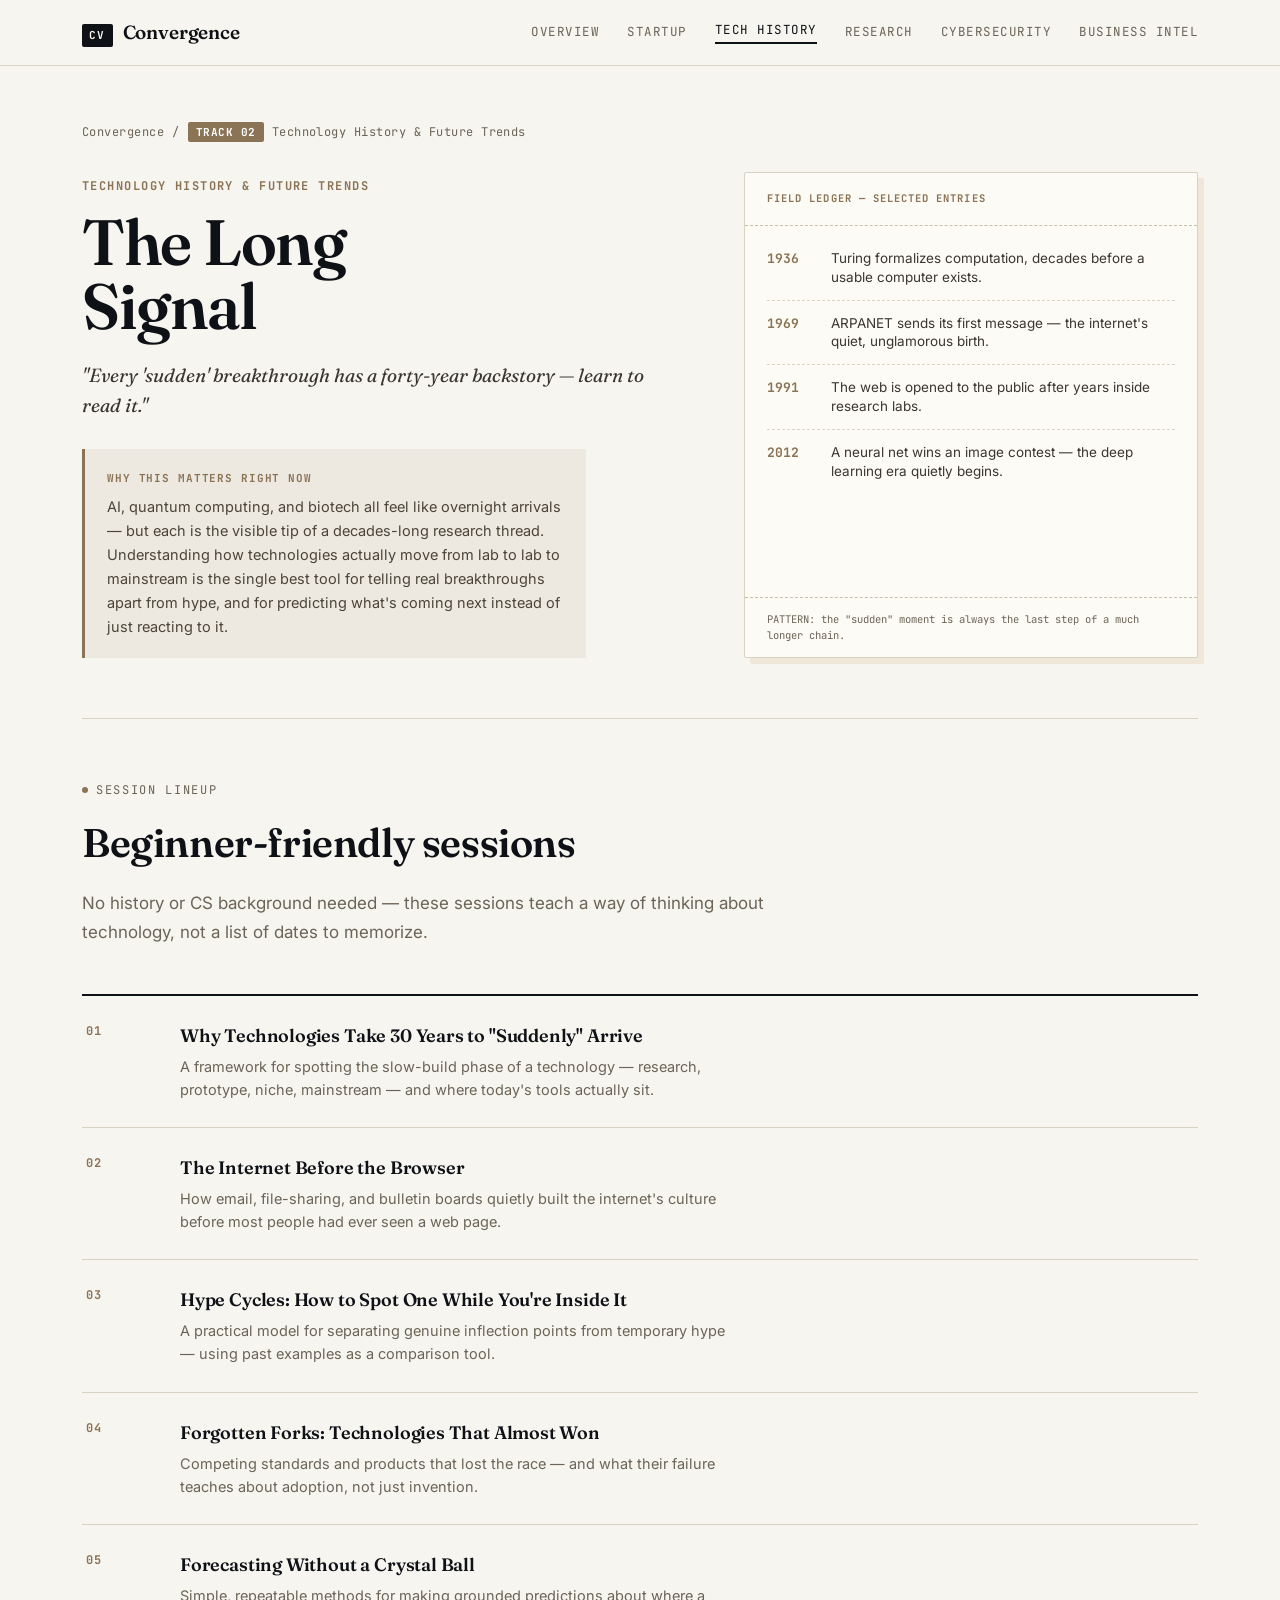
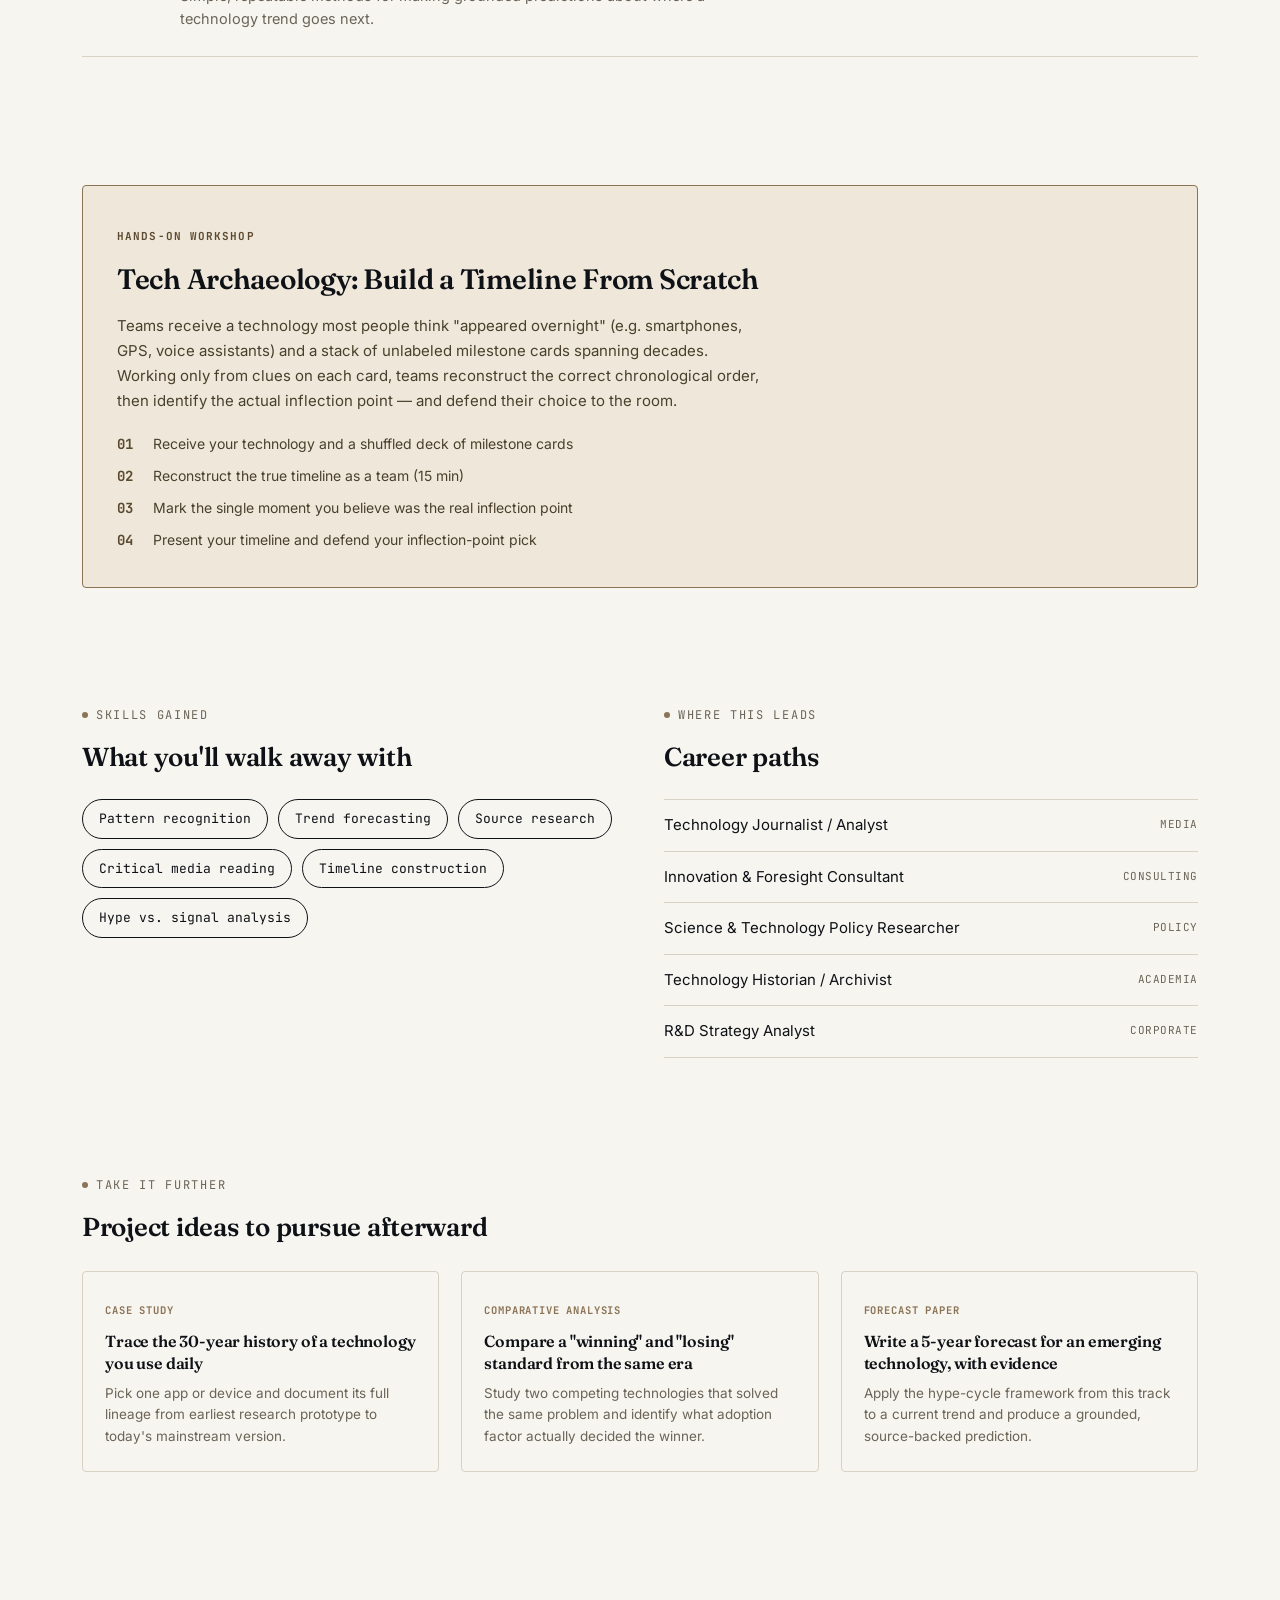
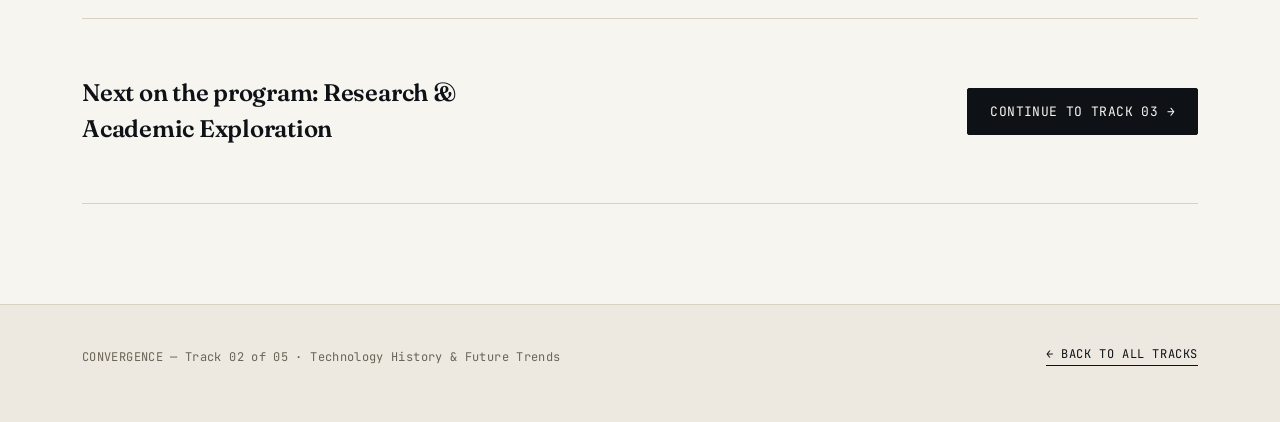
<file: history.html>
<!DOCTYPE html>
<html lang="en">
<head>
<meta charset="UTF-8">
<meta name="viewport" content="width=device-width, initial-scale=1.0">
<title>The Long Signal — Technology History & Future Trends | Convergence</title>
<link rel="stylesheet" href="style.css">
<style>
  :root{ --accent: #8B7355; --accent-dim: #efe8da; }

  .track-hero{ padding: 56px 0 0; }
  .breadcrumb{
    font-family: var(--mono); font-size:12px; color:var(--muted); letter-spacing:.04em;
    display:flex; gap:8px; align-items:center; margin-bottom:30px;
  }
  .breadcrumb a{ text-decoration:none; color:var(--muted); }
  .breadcrumb a:hover{ color:var(--ink); }
  .breadcrumb .accent-chip{ background: var(--accent); color:#fff; font-weight:700; padding:2px 8px; border-radius:2px; font-size:11px; }

  .th-grid{
    display:grid; grid-template-columns: 1.15fr 0.85fr; gap:48px; align-items:stretch;
    padding-bottom:60px; border-bottom:1px solid var(--line);
  }
  @media (max-width:900px){ .th-grid{ grid-template-columns:1fr; } }

  .track-tag{ font-family:var(--mono); font-size:12px; letter-spacing:.12em; text-transform:uppercase; color:var(--accent); font-weight:700; }
  .track-hero h1{ font-size: clamp(38px,5.6vw,64px); line-height:1.0; margin-top:14px; letter-spacing:-0.02em; }
  .theme-statement{
    margin-top: 22px; font-size: 19px; line-height:1.6; max-width:48ch; color:#3a362e;
    font-family: var(--serif); font-style:italic; font-weight:400;
  }
  .relevance-box{
    margin-top:28px; padding:20px 22px; background: var(--paper-dim); border-left:3px solid var(--accent);
    font-size:14.5px; color:#4a4538; line-height:1.65; max-width: 56ch;
  }
  .relevance-box b{ display:block; font-family:var(--mono); font-size:11px; letter-spacing:.08em; text-transform:uppercase; color:var(--accent); margin-bottom:8px; font-weight:700; }

  /* archival ledger card — signature visual */
  .ledger-card{
    background: #fdfbf6;
    border: 1px solid var(--line);
    border-radius: 2px;
    padding: 0;
    min-height: 320px;
    display:flex; flex-direction:column;
    box-shadow: 6px 6px 0 var(--accent-dim);
  }
  .ledger-head{
    padding: 18px 22px; border-bottom: 1px dashed #c9c0ab;
    display:flex; justify-content:space-between; align-items:center;
  }
  .ledger-head span{ font-family:var(--mono); font-size:10.5px; letter-spacing:.1em; text-transform:uppercase; color:var(--accent); font-weight:700; }
  .ledger-rows{ padding: 10px 22px; flex:1; }
  .ledger-row{ display:flex; gap:14px; padding: 13px 0; border-bottom: 1px dashed #ddd5c2; }
  .ledger-row:last-child{ border-bottom:none; }
  .ledger-row .lr-year{ font-family:var(--mono); font-size:13px; font-weight:700; color:var(--accent); min-width:50px; }
  .ledger-row .lr-event{ font-size:13.5px; color:#3a362e; line-height:1.4; }
  .ledger-foot{ padding:14px 22px; font-family:var(--mono); font-size:10.5px; color:var(--muted); border-top:1px dashed #c9c0ab; }

  .sess-list{ border-top:2px solid var(--ink); margin-top:48px; }
  .sess-item{ display:grid; grid-template-columns: 70px 1fr; gap:24px; padding: 26px 4px; border-bottom:1px solid var(--line); }
  .sess-item .idx{ color: var(--accent); font-weight:700; }
  .sess-item h4{ font-size:18px; font-weight:600; }
  .sess-item p{ margin-top:6px; color:var(--muted); font-size:14.5px; line-height:1.6; max-width:62ch; }

  .workshop{ background: var(--accent-dim); border: 1px solid var(--accent); border-radius: 4px; padding: 36px 34px; margin-top: 16px; }
  .workshop .w-label{ font-family:var(--mono); font-size:11px; letter-spacing:.1em; text-transform:uppercase; color:#5c4a30; font-weight:700; }
  .workshop h3{ margin-top:12px; font-size: clamp(22px,3vw,28px); }
  .workshop p{ margin-top:14px; color:#4a3f2c; line-height:1.65; font-size:15px; max-width:72ch; }
  .workshop .w-steps{ margin-top:20px; display:flex; flex-direction:column; gap:10px; }
  .w-step{ display:flex; gap:14px; align-items:baseline; font-size:14px; color:#4a3f2c; }
  .w-step .ws-num{ font-family:var(--mono); font-weight:700; color:#5c4a30; min-width:22px; }

  .two-col{ display:grid; grid-template-columns:1fr 1fr; gap:48px; }
  @media (max-width:820px){ .two-col{ grid-template-columns:1fr; } }
  .pill-group{ display:flex; flex-wrap:wrap; gap:10px; margin-top:22px; }
  .pill{ font-family:var(--mono); font-size:13px; padding:9px 16px; border:1.5px solid var(--ink); border-radius: 20px; background:transparent; }
  .career-list{ margin-top:22px; display:flex; flex-direction:column; }
  .career-row{ display:flex; justify-content:space-between; gap:16px; padding:14px 0; border-bottom:1px solid var(--line); font-size:15px; }
  .career-row:first-child{ border-top:1px solid var(--line); }
  .career-row .cr-level{ font-family:var(--mono); font-size:11px; color:var(--muted); text-transform:uppercase; letter-spacing:.05em; white-space:nowrap; padding-top:2px;}

  .proj-grid{ display:grid; grid-template-columns: repeat(3,1fr); gap:22px; margin-top:24px; }
  @media (max-width:900px){ .proj-grid{ grid-template-columns:1fr; } }
  .proj-card{ border:1px solid var(--line); border-radius:4px; padding:24px 22px; background:var(--paper); transition: border-color .15s ease, transform .15s ease; }
  .proj-card:hover{ border-color: var(--accent); transform: translateY(-3px); }
  .proj-card .pj-tag{ font-family:var(--mono); font-size:10.5px; letter-spacing:.08em; text-transform:uppercase; color:var(--accent); font-weight:700; }
  .proj-card h4{ margin-top:10px; font-size:16px; line-height:1.4; }
  .proj-card p{ margin-top:8px; font-size:13.5px; color:var(--muted); line-height:1.6; }

  .track-cta{
    margin-top:90px; padding: 56px 0; border-top:1px solid var(--line); border-bottom:1px solid var(--line);
    display:flex; justify-content:space-between; align-items:center; gap:24px; flex-wrap:wrap;
  }
  .track-cta h3{ font-size:24px; max-width:24ch; }
</style>
</head>
<body>

<nav class="topnav">
  <div class="topnav-inner">
    <a href="index.html" class="brand">
      <span class="brand-mark">CV</span>
      <span class="brand-name">Convergence</span>
    </a>
    <div class="navlinks">
      <a href="index.html">Overview</a>
      <a href="startup.html">Startup</a>
      <a href="history.html" class="is-active">Tech History</a>
      <a href="research.html">Research</a>
      <a href="cybersecurity.html">Cybersecurity</a>
      <a href="business.html">Business Intel</a>
    </div>
  </div>
</nav>

<main class="wrap">

  <section class="track-hero">
    <div class="breadcrumb">
      <a href="index.html">Convergence</a> / <span class="accent-chip">TRACK 02</span> Technology History &amp; Future Trends
    </div>

    <div class="th-grid">
      <div>
        <span class="track-tag">Technology History &amp; Future Trends</span>
        <h1>The Long<br>Signal</h1>
        <p class="theme-statement">"Every 'sudden' breakthrough has a forty-year backstory — learn to read it."</p>

        <div class="relevance-box">
          <b>Why this matters right now</b>
          AI, quantum computing, and biotech all feel like overnight arrivals — but each is the visible tip of a decades-long research thread. Understanding how technologies actually move from lab to lab to mainstream is the single best tool for telling real breakthroughs apart from hype, and for predicting what's coming next instead of just reacting to it.
        </div>
      </div>

      <div class="ledger-card">
        <div class="ledger-head"><span>Field Ledger — Selected Entries</span></div>
        <div class="ledger-rows">
          <div class="ledger-row"><span class="lr-year">1936</span><span class="lr-event">Turing formalizes computation, decades before a usable computer exists.</span></div>
          <div class="ledger-row"><span class="lr-year">1969</span><span class="lr-event">ARPANET sends its first message — the internet's quiet, unglamorous birth.</span></div>
          <div class="ledger-row"><span class="lr-year">1991</span><span class="lr-event">The web is opened to the public after years inside research labs.</span></div>
          <div class="ledger-row"><span class="lr-year">2012</span><span class="lr-event">A neural net wins an image contest — the deep learning era quietly begins.</span></div>
        </div>
        <div class="ledger-foot">PATTERN: the "sudden" moment is always the last step of a much longer chain.</div>
      </div>
    </div>
  </section>

  <section class="section-tight">
    <div class="section-head">
      <span class="eyebrow"><span class="dot" style="color:var(--accent)"></span>Session lineup</span>
      <h2>Beginner-friendly sessions</h2>
      <p class="lede">No history or CS background needed — these sessions teach a way of thinking about technology, not a list of dates to memorize.</p>
    </div>

    <div class="sess-list">
      <div class="sess-item">
        <span class="idx">01</span>
        <div>
          <h4>Why Technologies Take 30 Years to "Suddenly" Arrive</h4>
          <p>A framework for spotting the slow-build phase of a technology — research, prototype, niche, mainstream — and where today's tools actually sit.</p>
        </div>
      </div>
      <div class="sess-item">
        <span class="idx">02</span>
        <div>
          <h4>The Internet Before the Browser</h4>
          <p>How email, file-sharing, and bulletin boards quietly built the internet's culture before most people had ever seen a web page.</p>
        </div>
      </div>
      <div class="sess-item">
        <span class="idx">03</span>
        <div>
          <h4>Hype Cycles: How to Spot One While You're Inside It</h4>
          <p>A practical model for separating genuine inflection points from temporary hype — using past examples as a comparison tool.</p>
        </div>
      </div>
      <div class="sess-item">
        <span class="idx">04</span>
        <div>
          <h4>Forgotten Forks: Technologies That Almost Won</h4>
          <p>Competing standards and products that lost the race — and what their failure teaches about adoption, not just invention.</p>
        </div>
      </div>
      <div class="sess-item">
        <span class="idx">05</span>
        <div>
          <h4>Forecasting Without a Crystal Ball</h4>
          <p>Simple, repeatable methods for making grounded predictions about where a technology trend goes next.</p>
        </div>
      </div>
    </div>
  </section>

  <section class="section-tight">
    <div class="workshop">
      <span class="w-label">Hands-on workshop</span>
      <h3>Tech Archaeology: Build a Timeline From Scratch</h3>
      <p>Teams receive a technology most people think "appeared overnight" (e.g. smartphones, GPS, voice assistants) and a stack of unlabeled milestone cards spanning decades. Working only from clues on each card, teams reconstruct the correct chronological order, then identify the actual inflection point — and defend their choice to the room.</p>
      <div class="w-steps">
        <div class="w-step"><span class="ws-num">01</span> Receive your technology and a shuffled deck of milestone cards</div>
        <div class="w-step"><span class="ws-num">02</span> Reconstruct the true timeline as a team (15 min)</div>
        <div class="w-step"><span class="ws-num">03</span> Mark the single moment you believe was the real inflection point</div>
        <div class="w-step"><span class="ws-num">04</span> Present your timeline and defend your inflection-point pick</div>
      </div>
    </div>
  </section>

  <section class="section-tight">
    <div class="two-col">
      <div>
        <span class="eyebrow"><span class="dot" style="color:var(--accent)"></span>Skills gained</span>
        <h2 style="font-size:26px; margin-top:14px;">What you'll walk away with</h2>
        <div class="pill-group">
          <span class="pill">Pattern recognition</span>
          <span class="pill">Trend forecasting</span>
          <span class="pill">Source research</span>
          <span class="pill">Critical media reading</span>
          <span class="pill">Timeline construction</span>
          <span class="pill">Hype vs. signal analysis</span>
        </div>
      </div>
      <div>
        <span class="eyebrow"><span class="dot" style="color:var(--accent)"></span>Where this leads</span>
        <h2 style="font-size:26px; margin-top:14px;">Career paths</h2>
        <div class="career-list">
          <div class="career-row"><span>Technology Journalist / Analyst</span><span class="cr-level">Media</span></div>
          <div class="career-row"><span>Innovation &amp; Foresight Consultant</span><span class="cr-level">Consulting</span></div>
          <div class="career-row"><span>Science &amp; Technology Policy Researcher</span><span class="cr-level">Policy</span></div>
          <div class="career-row"><span>Technology Historian / Archivist</span><span class="cr-level">Academia</span></div>
          <div class="career-row"><span>R&amp;D Strategy Analyst</span><span class="cr-level">Corporate</span></div>
        </div>
      </div>
    </div>
  </section>

  <section class="section-tight">
    <span class="eyebrow"><span class="dot" style="color:var(--accent)"></span>Take it further</span>
    <h2 style="font-size:26px; margin-top:14px;">Project ideas to pursue afterward</h2>
    <div class="proj-grid">
      <div class="proj-card">
        <span class="pj-tag">Case study</span>
        <h4>Trace the 30-year history of a technology you use daily</h4>
        <p>Pick one app or device and document its full lineage from earliest research prototype to today's mainstream version.</p>
      </div>
      <div class="proj-card">
        <span class="pj-tag">Comparative analysis</span>
        <h4>Compare a "winning" and "losing" standard from the same era</h4>
        <p>Study two competing technologies that solved the same problem and identify what adoption factor actually decided the winner.</p>
      </div>
      <div class="proj-card">
        <span class="pj-tag">Forecast paper</span>
        <h4>Write a 5-year forecast for an emerging technology, with evidence</h4>
        <p>Apply the hype-cycle framework from this track to a current trend and produce a grounded, source-backed prediction.</p>
      </div>
    </div>
  </section>

  <div class="track-cta">
    <h3>Next on the program: Research &amp; Academic Exploration</h3>
    <a href="research.html" class="btn btn-solid">Continue to Track 03 →</a>
  </div>

</main>

<footer class="site-footer">
  <div class="wrap footer-inner">
    <div class="footer-note">CONVERGENCE — Track 02 of 05 · Technology History &amp; Future Trends</div>
    <a href="index.html" class="footer-back">← Back to all tracks</a>
  </div>
</footer>

</body>
</html>
</file>
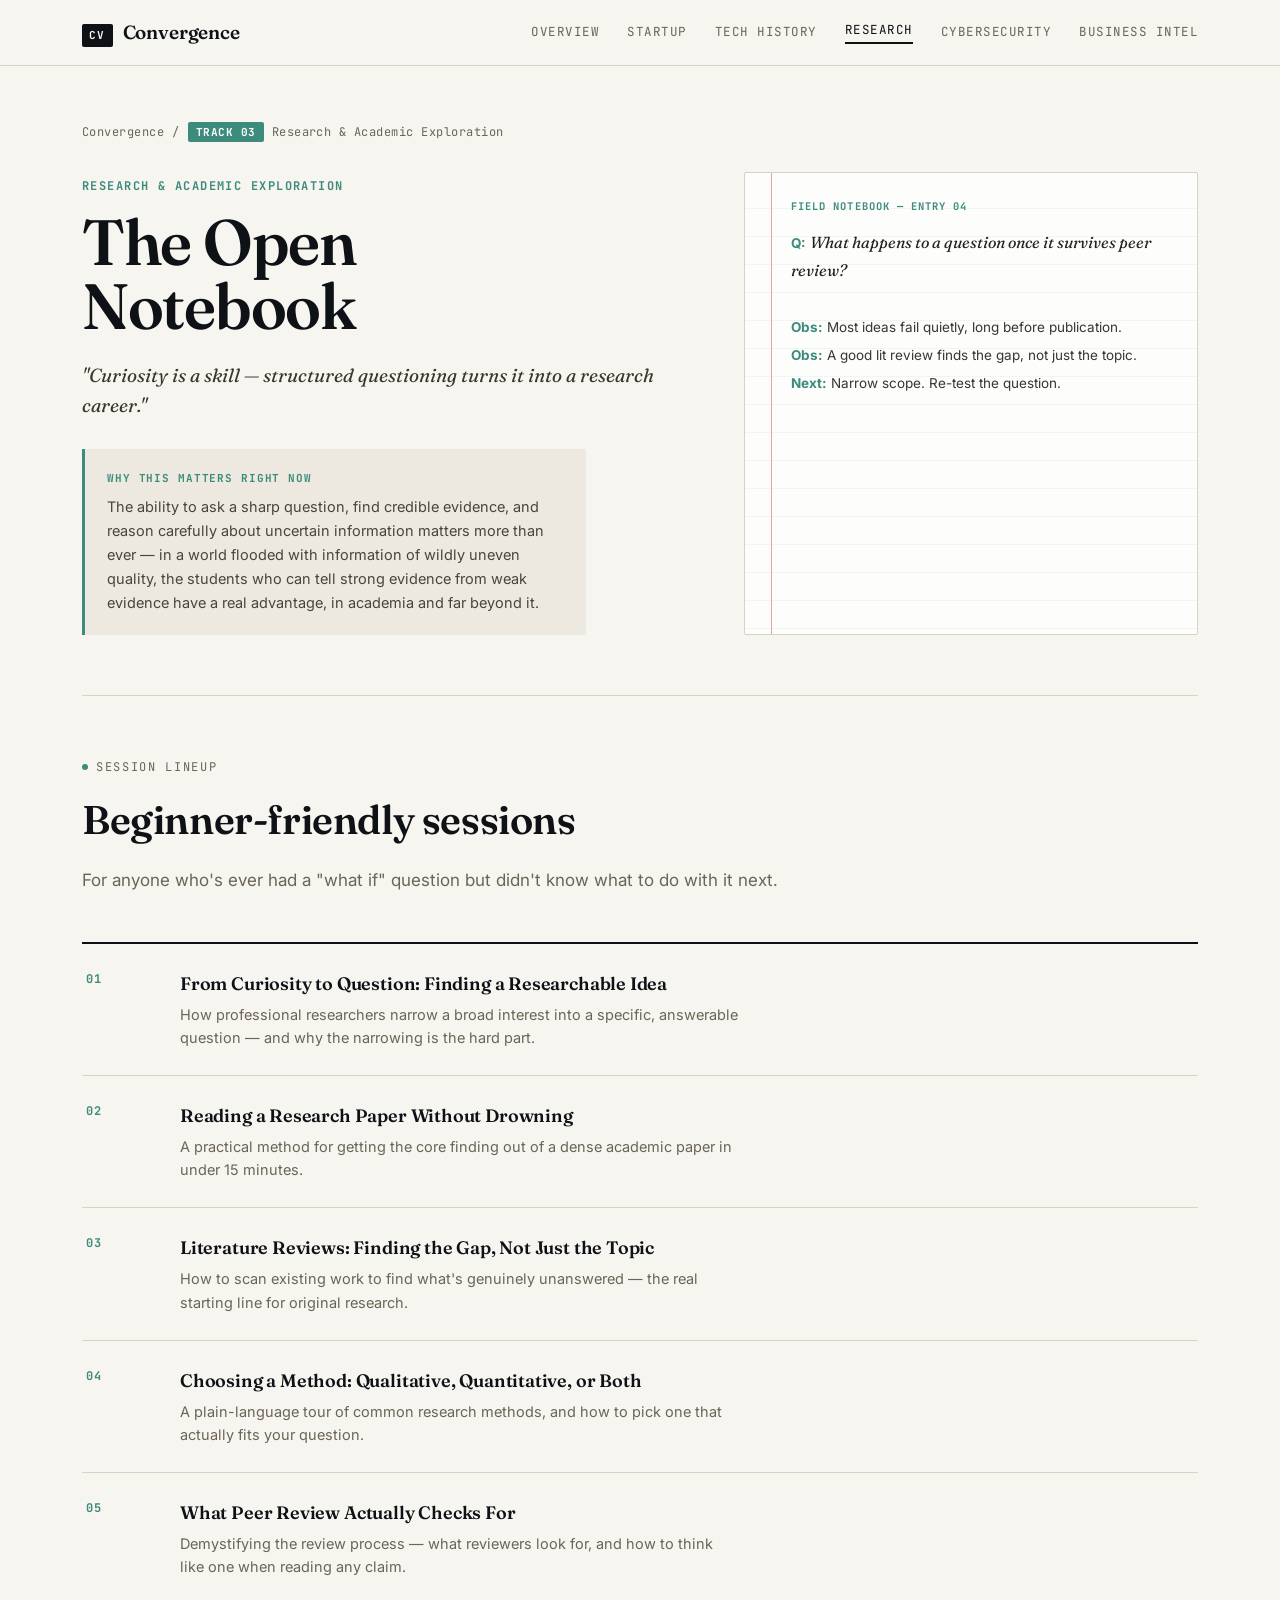
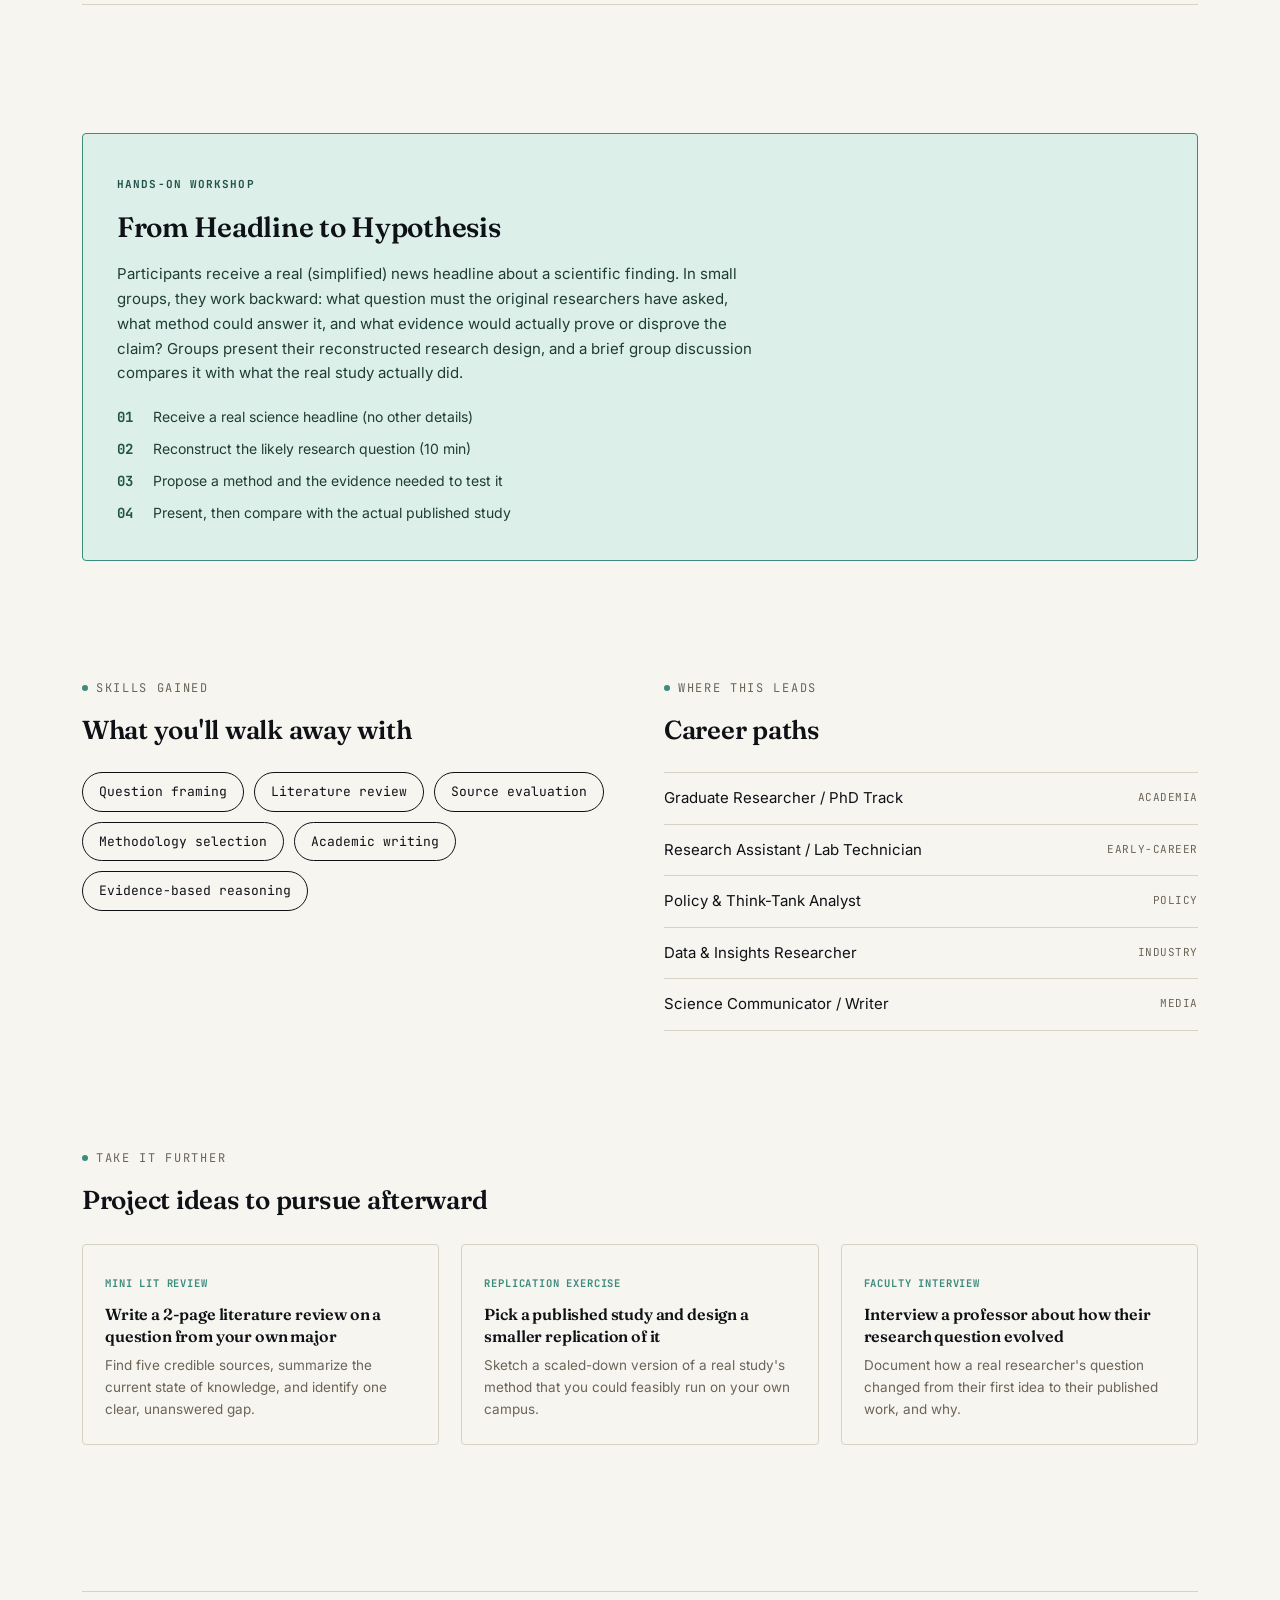
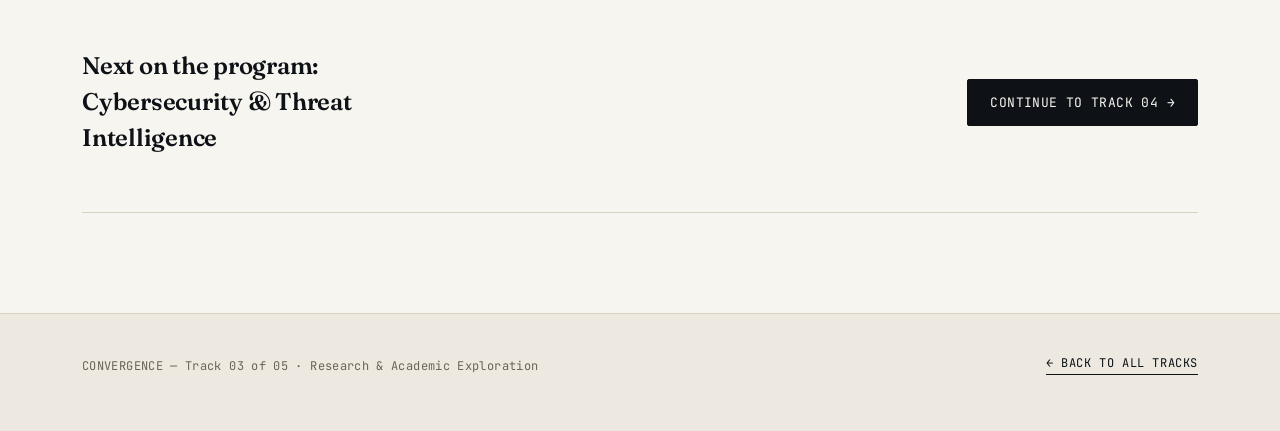
<file: research.html>
<!DOCTYPE html>
<html lang="en">
<head>
<meta charset="UTF-8">
<meta name="viewport" content="width=device-width, initial-scale=1.0">
<title>The Open Notebook — Research & Academic Exploration | Convergence</title>
<link rel="stylesheet" href="style.css">
<style>
  :root{ --accent: #3D8B7D; --accent-dim: #dcefe9; }

  .track-hero{ padding: 56px 0 0; }
  .breadcrumb{ font-family: var(--mono); font-size:12px; color:var(--muted); letter-spacing:.04em; display:flex; gap:8px; align-items:center; margin-bottom:30px; }
  .breadcrumb a{ text-decoration:none; color:var(--muted); }
  .breadcrumb a:hover{ color:var(--ink); }
  .breadcrumb .accent-chip{ background: var(--accent); color:#fff; font-weight:700; padding:2px 8px; border-radius:2px; font-size:11px; }

  .th-grid{ display:grid; grid-template-columns: 1.15fr 0.85fr; gap:48px; align-items:stretch; padding-bottom:60px; border-bottom:1px solid var(--line); }
  @media (max-width:900px){ .th-grid{ grid-template-columns:1fr; } }

  .track-tag{ font-family:var(--mono); font-size:12px; letter-spacing:.12em; text-transform:uppercase; color:var(--accent); font-weight:700; }
  .track-hero h1{ font-size: clamp(38px,5.6vw,64px); line-height:1.0; margin-top:14px; letter-spacing:-0.02em; }
  .theme-statement{ margin-top: 22px; font-size: 19px; line-height:1.6; max-width:48ch; color:#3a362e; font-family: var(--serif); font-style:italic; font-weight:400; }
  .relevance-box{ margin-top:28px; padding:20px 22px; background: var(--paper-dim); border-left:3px solid var(--accent); font-size:14.5px; color:#4a4538; line-height:1.65; max-width: 56ch; }
  .relevance-box b{ display:block; font-family:var(--mono); font-size:11px; letter-spacing:.08em; text-transform:uppercase; color:var(--accent); margin-bottom:8px; font-weight:700; }

  /* lab notebook page — signature visual */
  .notebook-card{
    background: #fdfdfb;
    border: 1px solid var(--line);
    border-radius: 2px;
    min-height: 320px;
    position:relative;
    padding: 26px 26px 26px 46px;
    background-image: repeating-linear-gradient(transparent, transparent 27px, #e5efec 28px);
    background-position: 0 8px;
  }
  .notebook-card::before{
    content:"";
    position:absolute; left:26px; top:0; bottom:0; width:1px; background: #e3a3a3;
  }
  .nb-label{ font-family:var(--mono); font-size:10.5px; letter-spacing:.1em; text-transform:uppercase; color:var(--accent); font-weight:700; margin-bottom:14px; display:block; }
  .nb-line{ font-size:13.5px; color:#33392f; line-height:28px; }
  .nb-line b{ color: var(--accent); font-weight:700; }
  .nb-q{ font-family: var(--serif); font-style:italic; font-size:16px; color:#1f241c; margin-top: 6px; line-height:1.5; }

  .sess-list{ border-top:2px solid var(--ink); margin-top:48px; }
  .sess-item{ display:grid; grid-template-columns: 70px 1fr; gap:24px; padding: 26px 4px; border-bottom:1px solid var(--line); }
  .sess-item .idx{ color: var(--accent); font-weight:700; }
  .sess-item h4{ font-size:18px; font-weight:600; }
  .sess-item p{ margin-top:6px; color:var(--muted); font-size:14.5px; line-height:1.6; max-width:62ch; }

  .workshop{ background: var(--accent-dim); border: 1px solid var(--accent); border-radius: 4px; padding: 36px 34px; margin-top: 16px; }
  .workshop .w-label{ font-family:var(--mono); font-size:11px; letter-spacing:.1em; text-transform:uppercase; color:#225349; font-weight:700; }
  .workshop h3{ margin-top:12px; font-size: clamp(22px,3vw,28px); }
  .workshop p{ margin-top:14px; color:#1f3d36; line-height:1.65; font-size:15px; max-width:72ch; }
  .workshop .w-steps{ margin-top:20px; display:flex; flex-direction:column; gap:10px; }
  .w-step{ display:flex; gap:14px; align-items:baseline; font-size:14px; color:#1f3d36; }
  .w-step .ws-num{ font-family:var(--mono); font-weight:700; color:#225349; min-width:22px; }

  .two-col{ display:grid; grid-template-columns:1fr 1fr; gap:48px; }
  @media (max-width:820px){ .two-col{ grid-template-columns:1fr; } }
  .pill-group{ display:flex; flex-wrap:wrap; gap:10px; margin-top:22px; }
  .pill{ font-family:var(--mono); font-size:13px; padding:9px 16px; border:1.5px solid var(--ink); border-radius: 20px; background:transparent; }
  .career-list{ margin-top:22px; display:flex; flex-direction:column; }
  .career-row{ display:flex; justify-content:space-between; gap:16px; padding:14px 0; border-bottom:1px solid var(--line); font-size:15px; }
  .career-row:first-child{ border-top:1px solid var(--line); }
  .career-row .cr-level{ font-family:var(--mono); font-size:11px; color:var(--muted); text-transform:uppercase; letter-spacing:.05em; white-space:nowrap; padding-top:2px;}

  .proj-grid{ display:grid; grid-template-columns: repeat(3,1fr); gap:22px; margin-top:24px; }
  @media (max-width:900px){ .proj-grid{ grid-template-columns:1fr; } }
  .proj-card{ border:1px solid var(--line); border-radius:4px; padding:24px 22px; background:var(--paper); transition: border-color .15s ease, transform .15s ease; }
  .proj-card:hover{ border-color: var(--accent); transform: translateY(-3px); }
  .proj-card .pj-tag{ font-family:var(--mono); font-size:10.5px; letter-spacing:.08em; text-transform:uppercase; color:var(--accent); font-weight:700; }
  .proj-card h4{ margin-top:10px; font-size:16px; line-height:1.4; }
  .proj-card p{ margin-top:8px; font-size:13.5px; color:var(--muted); line-height:1.6; }

  .track-cta{ margin-top:90px; padding: 56px 0; border-top:1px solid var(--line); border-bottom:1px solid var(--line); display:flex; justify-content:space-between; align-items:center; gap:24px; flex-wrap:wrap; }
  .track-cta h3{ font-size:24px; max-width:24ch; }
</style>
</head>
<body>

<nav class="topnav">
  <div class="topnav-inner">
    <a href="index.html" class="brand">
      <span class="brand-mark">CV</span>
      <span class="brand-name">Convergence</span>
    </a>
    <div class="navlinks">
      <a href="index.html">Overview</a>
      <a href="startup.html">Startup</a>
      <a href="history.html">Tech History</a>
      <a href="research.html" class="is-active">Research</a>
      <a href="cybersecurity.html">Cybersecurity</a>
      <a href="business.html">Business Intel</a>
    </div>
  </div>
</nav>

<main class="wrap">

  <section class="track-hero">
    <div class="breadcrumb">
      <a href="index.html">Convergence</a> / <span class="accent-chip">TRACK 03</span> Research &amp; Academic Exploration
    </div>

    <div class="th-grid">
      <div>
        <span class="track-tag">Research &amp; Academic Exploration</span>
        <h1>The Open<br>Notebook</h1>
        <p class="theme-statement">"Curiosity is a skill — structured questioning turns it into a research career."</p>

        <div class="relevance-box">
          <b>Why this matters right now</b>
          The ability to ask a sharp question, find credible evidence, and reason carefully about uncertain information matters more than ever — in a world flooded with information of wildly uneven quality, the students who can tell strong evidence from weak evidence have a real advantage, in academia and far beyond it.
        </div>
      </div>

      <div class="notebook-card">
        <span class="nb-label">Field Notebook — Entry 04</span>
        <div class="nb-line"><b>Q:</b> <span class="nb-q">What happens to a question once it survives peer review?</span></div>
        <div class="nb-line">&nbsp;</div>
        <div class="nb-line"><b>Obs:</b> Most ideas fail quietly, long before publication.</div>
        <div class="nb-line"><b>Obs:</b> A good lit review finds the gap, not just the topic.</div>
        <div class="nb-line"><b>Next:</b> Narrow scope. Re-test the question.</div>
      </div>
    </div>
  </section>

  <section class="section-tight">
    <div class="section-head">
      <span class="eyebrow"><span class="dot" style="color:var(--accent)"></span>Session lineup</span>
      <h2>Beginner-friendly sessions</h2>
      <p class="lede">For anyone who's ever had a "what if" question but didn't know what to do with it next.</p>
    </div>

    <div class="sess-list">
      <div class="sess-item">
        <span class="idx">01</span>
        <div>
          <h4>From Curiosity to Question: Finding a Researchable Idea</h4>
          <p>How professional researchers narrow a broad interest into a specific, answerable question — and why the narrowing is the hard part.</p>
        </div>
      </div>
      <div class="sess-item">
        <span class="idx">02</span>
        <div>
          <h4>Reading a Research Paper Without Drowning</h4>
          <p>A practical method for getting the core finding out of a dense academic paper in under 15 minutes.</p>
        </div>
      </div>
      <div class="sess-item">
        <span class="idx">03</span>
        <div>
          <h4>Literature Reviews: Finding the Gap, Not Just the Topic</h4>
          <p>How to scan existing work to find what's genuinely unanswered — the real starting line for original research.</p>
        </div>
      </div>
      <div class="sess-item">
        <span class="idx">04</span>
        <div>
          <h4>Choosing a Method: Qualitative, Quantitative, or Both</h4>
          <p>A plain-language tour of common research methods, and how to pick one that actually fits your question.</p>
        </div>
      </div>
      <div class="sess-item">
        <span class="idx">05</span>
        <div>
          <h4>What Peer Review Actually Checks For</h4>
          <p>Demystifying the review process — what reviewers look for, and how to think like one when reading any claim.</p>
        </div>
      </div>
    </div>
  </section>

  <section class="section-tight">
    <div class="workshop">
      <span class="w-label">Hands-on workshop</span>
      <h3>From Headline to Hypothesis</h3>
      <p>Participants receive a real (simplified) news headline about a scientific finding. In small groups, they work backward: what question must the original researchers have asked, what method could answer it, and what evidence would actually prove or disprove the claim? Groups present their reconstructed research design, and a brief group discussion compares it with what the real study actually did.</p>
      <div class="w-steps">
        <div class="w-step"><span class="ws-num">01</span> Receive a real science headline (no other details)</div>
        <div class="w-step"><span class="ws-num">02</span> Reconstruct the likely research question (10 min)</div>
        <div class="w-step"><span class="ws-num">03</span> Propose a method and the evidence needed to test it</div>
        <div class="w-step"><span class="ws-num">04</span> Present, then compare with the actual published study</div>
      </div>
    </div>
  </section>

  <section class="section-tight">
    <div class="two-col">
      <div>
        <span class="eyebrow"><span class="dot" style="color:var(--accent)"></span>Skills gained</span>
        <h2 style="font-size:26px; margin-top:14px;">What you'll walk away with</h2>
        <div class="pill-group">
          <span class="pill">Question framing</span>
          <span class="pill">Literature review</span>
          <span class="pill">Source evaluation</span>
          <span class="pill">Methodology selection</span>
          <span class="pill">Academic writing</span>
          <span class="pill">Evidence-based reasoning</span>
        </div>
      </div>
      <div>
        <span class="eyebrow"><span class="dot" style="color:var(--accent)"></span>Where this leads</span>
        <h2 style="font-size:26px; margin-top:14px;">Career paths</h2>
        <div class="career-list">
          <div class="career-row"><span>Graduate Researcher / PhD Track</span><span class="cr-level">Academia</span></div>
          <div class="career-row"><span>Research Assistant / Lab Technician</span><span class="cr-level">Early-career</span></div>
          <div class="career-row"><span>Policy &amp; Think-Tank Analyst</span><span class="cr-level">Policy</span></div>
          <div class="career-row"><span>Data &amp; Insights Researcher</span><span class="cr-level">Industry</span></div>
          <div class="career-row"><span>Science Communicator / Writer</span><span class="cr-level">Media</span></div>
        </div>
      </div>
    </div>
  </section>

  <section class="section-tight">
    <span class="eyebrow"><span class="dot" style="color:var(--accent)"></span>Take it further</span>
    <h2 style="font-size:26px; margin-top:14px;">Project ideas to pursue afterward</h2>
    <div class="proj-grid">
      <div class="proj-card">
        <span class="pj-tag">Mini lit review</span>
        <h4>Write a 2-page literature review on a question from your own major</h4>
        <p>Find five credible sources, summarize the current state of knowledge, and identify one clear, unanswered gap.</p>
      </div>
      <div class="proj-card">
        <span class="pj-tag">Replication exercise</span>
        <h4>Pick a published study and design a smaller replication of it</h4>
        <p>Sketch a scaled-down version of a real study's method that you could feasibly run on your own campus.</p>
      </div>
      <div class="proj-card">
        <span class="pj-tag">Faculty interview</span>
        <h4>Interview a professor about how their research question evolved</h4>
        <p>Document how a real researcher's question changed from their first idea to their published work, and why.</p>
      </div>
    </div>
  </section>

  <div class="track-cta">
    <h3>Next on the program: Cybersecurity &amp; Threat Intelligence</h3>
    <a href="cybersecurity.html" class="btn btn-solid">Continue to Track 04 →</a>
  </div>

</main>

<footer class="site-footer">
  <div class="wrap footer-inner">
    <div class="footer-note">CONVERGENCE — Track 03 of 05 · Research &amp; Academic Exploration</div>
    <a href="index.html" class="footer-back">← Back to all tracks</a>
  </div>
</footer>

</body>
</html>
</file>
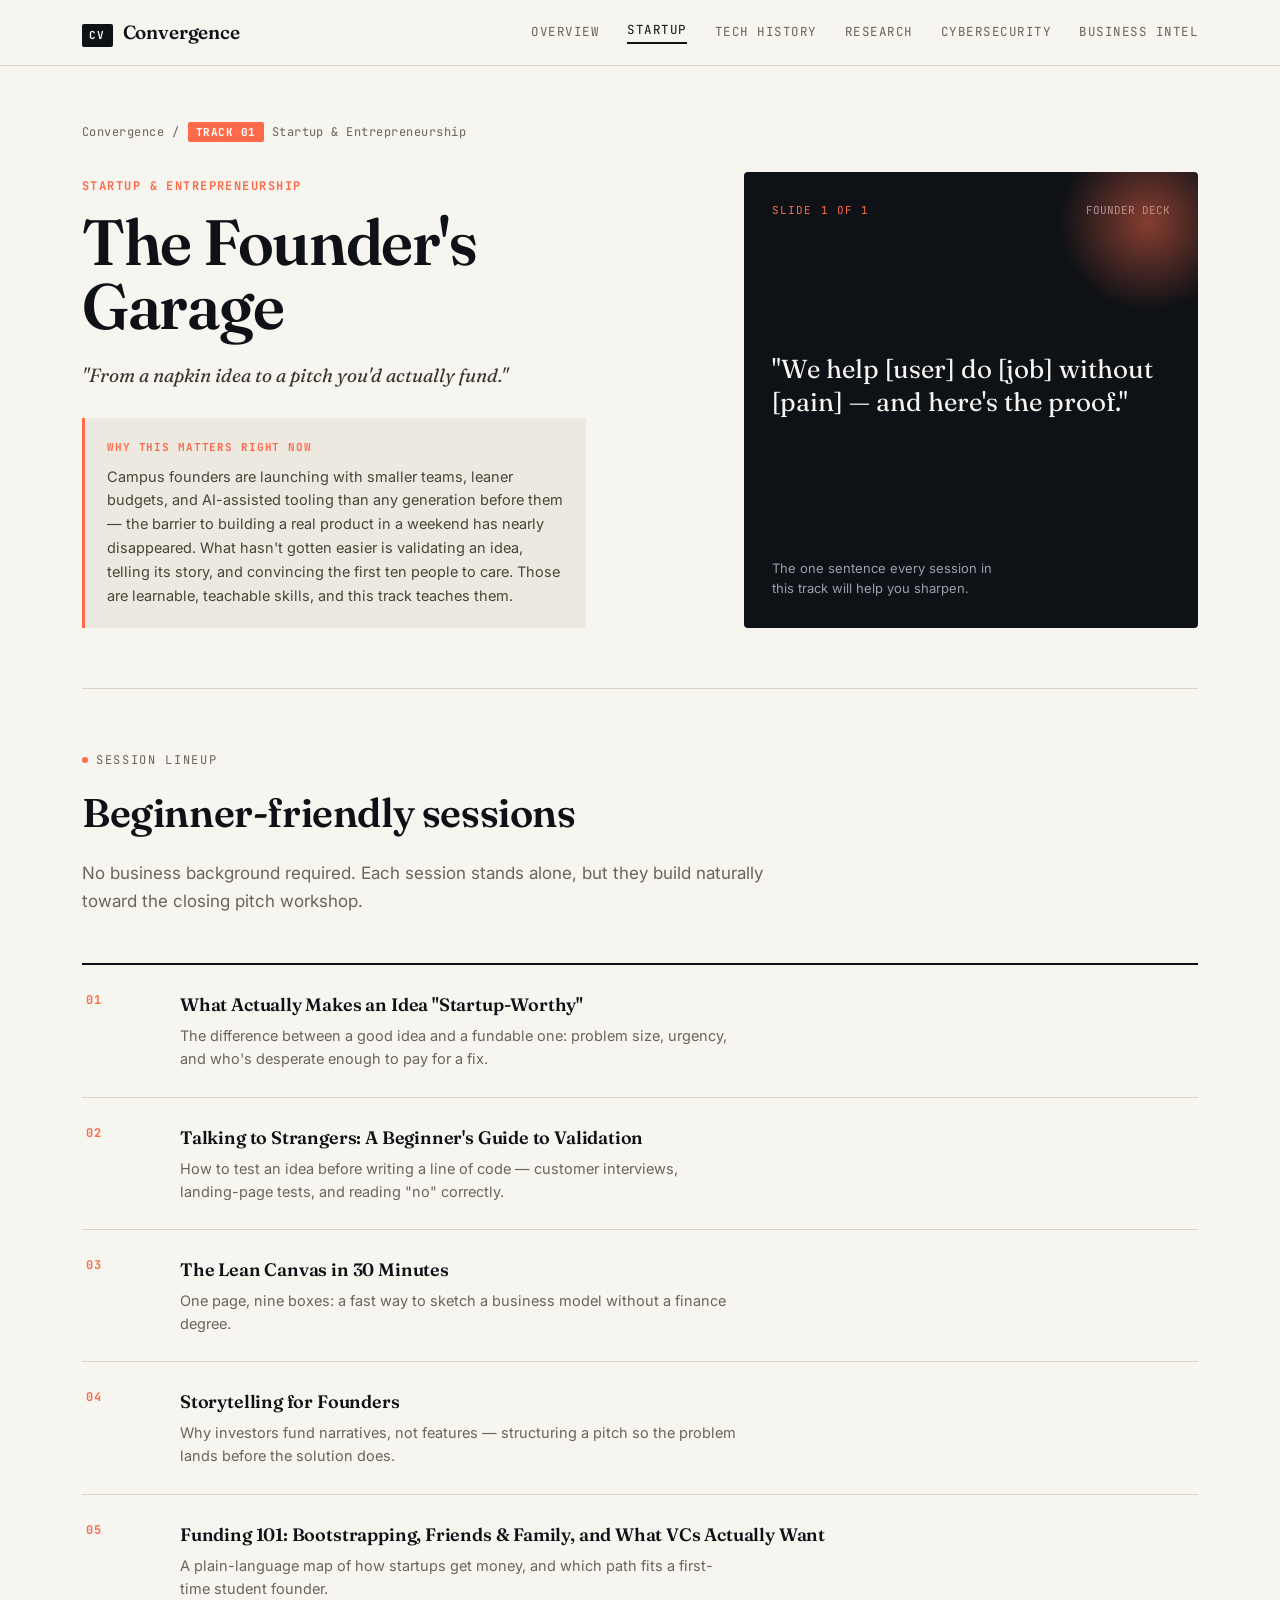
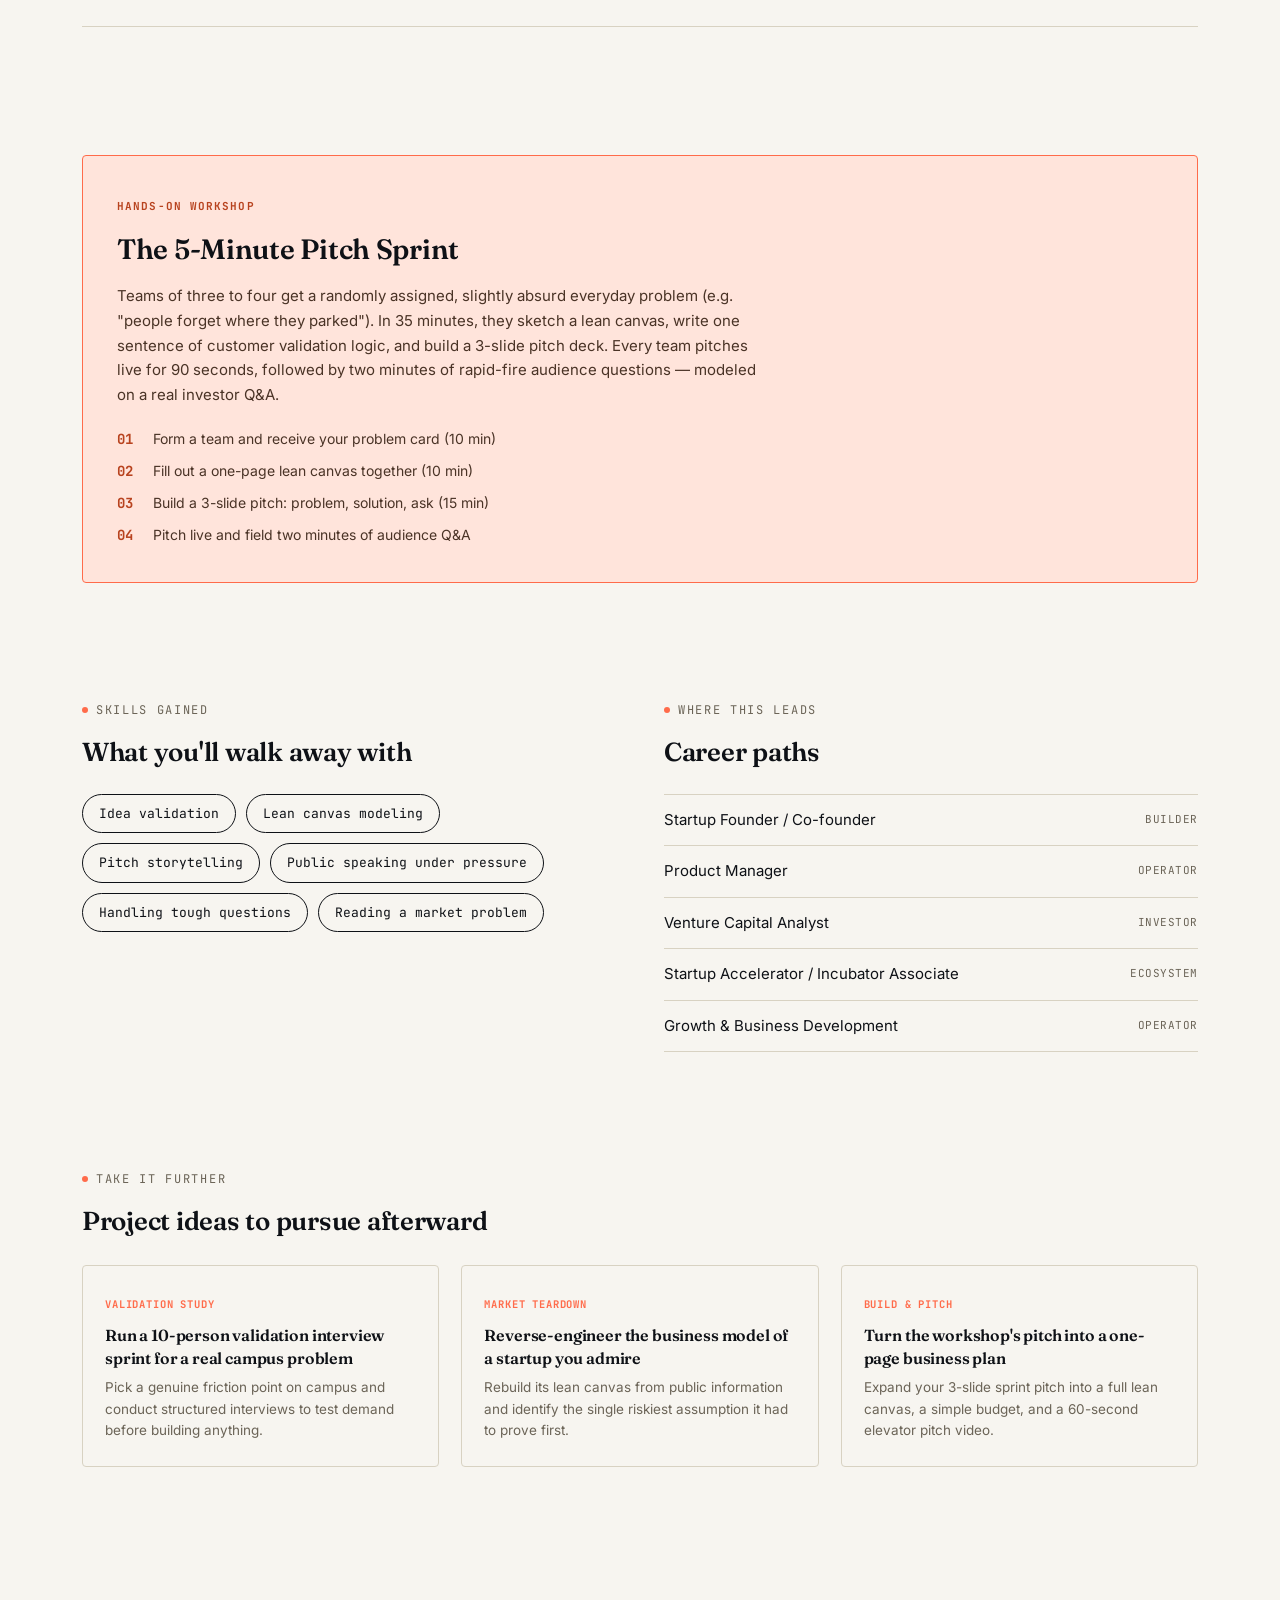
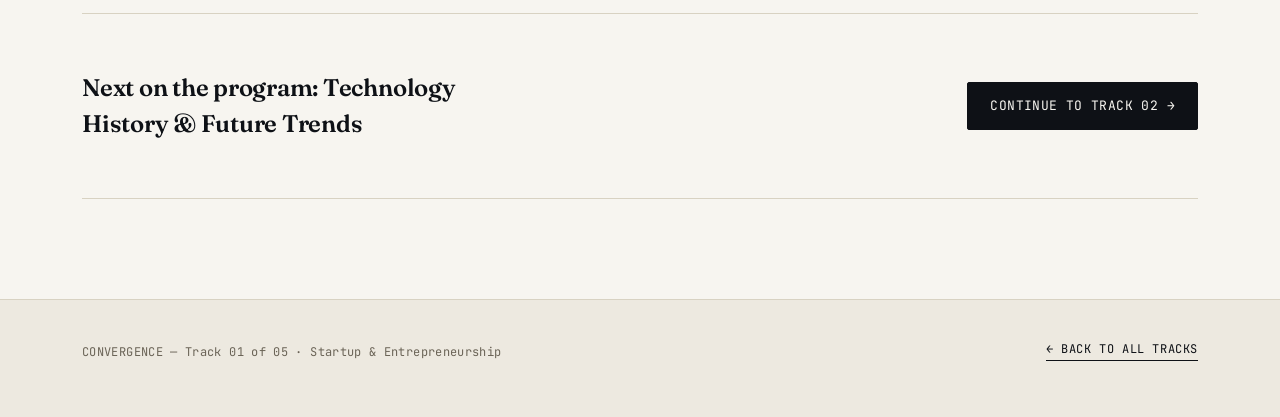
<file: startup.html>
<!DOCTYPE html>
<html lang="en">
<head>
<meta charset="UTF-8">
<meta name="viewport" content="width=device-width, initial-scale=1.0">
<title>The Founder's Garage — Startup & Entrepreneurship | Convergence</title>
<link rel="stylesheet" href="style.css">
<style>
  :root{ --accent: #FF6B4A; --accent-dim: #ffe4db; }

  .track-hero{
    padding: 56px 0 0;
  }
  .breadcrumb{
    font-family: var(--mono); font-size:12px; color:var(--muted); letter-spacing:.04em;
    display:flex; gap:8px; align-items:center; margin-bottom:30px;
  }
  .breadcrumb a{ text-decoration:none; color:var(--muted); }
  .breadcrumb a:hover{ color:var(--ink); }
  .breadcrumb .accent-chip{
    background: var(--accent); color:#fff; font-weight:700;
    padding:2px 8px; border-radius:2px; font-size:11px;
  }

  .th-grid{
    display:grid; grid-template-columns: 1.15fr 0.85fr; gap:48px; align-items:stretch;
    padding-bottom:60px; border-bottom:1px solid var(--line);
  }
  @media (max-width:900px){ .th-grid{ grid-template-columns:1fr; } }

  .track-tag{ font-family:var(--mono); font-size:12px; letter-spacing:.12em; text-transform:uppercase; color:var(--accent); font-weight:700; }
  .track-hero h1{ font-size: clamp(38px,5.6vw,64px); line-height:1.0; margin-top:14px; letter-spacing:-0.02em; }
  .theme-statement{
    margin-top: 22px; font-size: 19px; line-height:1.6; max-width:48ch; color:#3a362e;
    font-family: var(--serif); font-style:italic; font-weight:400;
  }
  .relevance-box{
    margin-top:28px; padding:20px 22px; background: var(--paper-dim); border-left:3px solid var(--accent);
    font-size:14.5px; color:#4a4538; line-height:1.65; max-width: 56ch;
  }
  .relevance-box b{ display:block; font-family:var(--mono); font-size:11px; letter-spacing:.08em; text-transform:uppercase; color:var(--accent); margin-bottom:8px; font-weight:700; }

  /* the "pitch card" signature visual */
  .pitch-card{
    background: var(--ink); color: var(--paper);
    border-radius: 4px;
    padding: 30px 28px;
    display:flex; flex-direction:column; justify-content:space-between;
    position:relative; overflow:hidden;
    min-height: 320px;
  }
  .pitch-card::after{
    content:"";
    position:absolute; right:-40px; top:-40px; width:180px; height:180px; border-radius:50%;
    background: radial-gradient(circle, var(--accent) 0%, transparent 70%);
    opacity:.5;
  }
  .pitch-card .pc-label{ font-family:var(--mono); font-size:11px; letter-spacing:.1em; text-transform:uppercase; color: var(--accent); }
  .pitch-card .pc-slide-no{ font-family:var(--mono); font-size:11px; color:var(--muted-on-ink); }
  .pitch-card .pc-headline{ font-family:var(--serif); font-size:26px; margin-top:18px; line-height:1.25; position:relative; z-index:1; }
  .pitch-card .pc-foot{ display:flex; justify-content:space-between; align-items:flex-end; margin-top:24px; position:relative; z-index:1; }
  .pitch-card .pc-tagline{ font-size:13px; color:var(--muted-on-ink); max-width:30ch; }

  /* sessions list */
  .sess-list{ border-top:2px solid var(--ink); margin-top:48px; }
  .sess-item{
    display:grid; grid-template-columns: 70px 1fr; gap:24px;
    padding: 26px 4px; border-bottom:1px solid var(--line);
  }
  .sess-item .idx{ color: var(--accent); font-weight:700; }
  .sess-item h4{ font-size:18px; font-weight:600; }
  .sess-item p{ margin-top:6px; color:var(--muted); font-size:14.5px; line-height:1.6; max-width:62ch; }

  /* workshop block */
  .workshop{
    background: var(--accent-dim);
    border: 1px solid var(--accent);
    border-radius: 4px;
    padding: 36px 34px;
    margin-top: 16px;
  }
  .workshop .w-label{ font-family:var(--mono); font-size:11px; letter-spacing:.1em; text-transform:uppercase; color:#b8431f; font-weight:700; }
  .workshop h3{ margin-top:12px; font-size: clamp(22px,3vw,28px); }
  .workshop p{ margin-top:14px; color:#4a3326; line-height:1.65; font-size:15px; max-width:72ch; }
  .workshop .w-steps{ margin-top:20px; display:flex; flex-direction:column; gap:10px; }
  .w-step{ display:flex; gap:14px; align-items:baseline; font-size:14px; color:#4a3326; }
  .w-step .ws-num{ font-family:var(--mono); font-weight:700; color:#b8431f; min-width:22px; }

  /* skills + careers two col */
  .two-col{ display:grid; grid-template-columns:1fr 1fr; gap:48px; }
  @media (max-width:820px){ .two-col{ grid-template-columns:1fr; } }
  .pill-group{ display:flex; flex-wrap:wrap; gap:10px; margin-top:22px; }
  .pill{
    font-family:var(--mono); font-size:13px; padding:9px 16px; border:1.5px solid var(--ink);
    border-radius: 20px; background:transparent;
  }
  .career-list{ margin-top:22px; display:flex; flex-direction:column; }
  .career-row{ display:flex; justify-content:space-between; gap:16px; padding:14px 0; border-bottom:1px solid var(--line); font-size:15px; }
  .career-row:first-child{ border-top:1px solid var(--line); }
  .career-row .cr-level{ font-family:var(--mono); font-size:11px; color:var(--muted); text-transform:uppercase; letter-spacing:.05em; white-space:nowrap; padding-top:2px;}

  /* project ideas */
  .proj-grid{ display:grid; grid-template-columns: repeat(3,1fr); gap:22px; margin-top:24px; }
  @media (max-width:900px){ .proj-grid{ grid-template-columns:1fr; } }
  .proj-card{ border:1px solid var(--line); border-radius:4px; padding:24px 22px; background:var(--paper); transition: border-color .15s ease, transform .15s ease; }
  .proj-card:hover{ border-color: var(--accent); transform: translateY(-3px); }
  .proj-card .pj-tag{ font-family:var(--mono); font-size:10.5px; letter-spacing:.08em; text-transform:uppercase; color:var(--accent); font-weight:700; }
  .proj-card h4{ margin-top:10px; font-size:16px; line-height:1.4; }
  .proj-card p{ margin-top:8px; font-size:13.5px; color:var(--muted); line-height:1.6; }

  .track-cta{
    margin-top:90px; padding: 56px 0; border-top:1px solid var(--line); border-bottom:1px solid var(--line);
    display:flex; justify-content:space-between; align-items:center; gap:24px; flex-wrap:wrap;
  }
  .track-cta h3{ font-size:24px; max-width:24ch; }
  .next-track{ font-family:var(--mono); font-size:12px; color:var(--muted); text-transform:uppercase; letter-spacing:.06em; }
</style>
</head>
<body>

<nav class="topnav">
  <div class="topnav-inner">
    <a href="index.html" class="brand">
      <span class="brand-mark">CV</span>
      <span class="brand-name">Convergence</span>
    </a>
    <div class="navlinks">
      <a href="index.html">Overview</a>
      <a href="startup.html" class="is-active">Startup</a>
      <a href="history.html">Tech History</a>
      <a href="research.html">Research</a>
      <a href="cybersecurity.html">Cybersecurity</a>
      <a href="business.html">Business Intel</a>
    </div>
  </div>
</nav>

<main class="wrap">

  <section class="track-hero">
    <div class="breadcrumb">
      <a href="index.html">Convergence</a> / <span class="accent-chip">TRACK 01</span> Startup &amp; Entrepreneurship
    </div>

    <div class="th-grid">
      <div>
        <span class="track-tag">Startup &amp; Entrepreneurship</span>
        <h1>The Founder's<br>Garage</h1>
        <p class="theme-statement">"From a napkin idea to a pitch you'd actually fund."</p>

        <div class="relevance-box">
          <b>Why this matters right now</b>
          Campus founders are launching with smaller teams, leaner budgets, and AI-assisted tooling than any generation before them — the barrier to building a real product in a weekend has nearly disappeared. What hasn't gotten easier is validating an idea, telling its story, and convincing the first ten people to care. Those are learnable, teachable skills, and this track teaches them.
        </div>
      </div>

      <div class="pitch-card">
        <div style="display:flex; justify-content:space-between;">
          <span class="pc-label">Slide 1 of 1</span>
          <span class="pc-slide-no">FOUNDER&nbsp;DECK</span>
        </div>
        <div class="pc-headline">"We help [user] do [job] without [pain] — and here's the proof."</div>
        <div class="pc-foot">
          <span class="pc-tagline">The one sentence every session in this track will help you sharpen.</span>
        </div>
      </div>
    </div>
  </section>

  <section class="section-tight">
    <div class="section-head">
      <span class="eyebrow"><span class="dot" style="color:var(--accent)"></span>Session lineup</span>
      <h2>Beginner-friendly sessions</h2>
      <p class="lede">No business background required. Each session stands alone, but they build naturally toward the closing pitch workshop.</p>
    </div>

    <div class="sess-list">
      <div class="sess-item">
        <span class="idx">01</span>
        <div>
          <h4>What Actually Makes an Idea "Startup-Worthy"</h4>
          <p>The difference between a good idea and a fundable one: problem size, urgency, and who's desperate enough to pay for a fix.</p>
        </div>
      </div>
      <div class="sess-item">
        <span class="idx">02</span>
        <div>
          <h4>Talking to Strangers: A Beginner's Guide to Validation</h4>
          <p>How to test an idea before writing a line of code — customer interviews, landing-page tests, and reading "no" correctly.</p>
        </div>
      </div>
      <div class="sess-item">
        <span class="idx">03</span>
        <div>
          <h4>The Lean Canvas in 30 Minutes</h4>
          <p>One page, nine boxes: a fast way to sketch a business model without a finance degree.</p>
        </div>
      </div>
      <div class="sess-item">
        <span class="idx">04</span>
        <div>
          <h4>Storytelling for Founders</h4>
          <p>Why investors fund narratives, not features — structuring a pitch so the problem lands before the solution does.</p>
        </div>
      </div>
      <div class="sess-item">
        <span class="idx">05</span>
        <div>
          <h4>Funding 101: Bootstrapping, Friends &amp; Family, and What VCs Actually Want</h4>
          <p>A plain-language map of how startups get money, and which path fits a first-time student founder.</p>
        </div>
      </div>
    </div>
  </section>

  <section class="section-tight">
    <div class="workshop">
      <span class="w-label">Hands-on workshop</span>
      <h3>The 5-Minute Pitch Sprint</h3>
      <p>Teams of three to four get a randomly assigned, slightly absurd everyday problem (e.g. "people forget where they parked"). In 35 minutes, they sketch a lean canvas, write one sentence of customer validation logic, and build a 3-slide pitch deck. Every team pitches live for 90 seconds, followed by two minutes of rapid-fire audience questions — modeled on a real investor Q&amp;A.</p>
      <div class="w-steps">
        <div class="w-step"><span class="ws-num">01</span> Form a team and receive your problem card (10 min)</div>
        <div class="w-step"><span class="ws-num">02</span> Fill out a one-page lean canvas together (10 min)</div>
        <div class="w-step"><span class="ws-num">03</span> Build a 3-slide pitch: problem, solution, ask (15 min)</div>
        <div class="w-step"><span class="ws-num">04</span> Pitch live and field two minutes of audience Q&amp;A</div>
      </div>
    </div>
  </section>

  <section class="section-tight">
    <div class="two-col">
      <div>
        <span class="eyebrow"><span class="dot" style="color:var(--accent)"></span>Skills gained</span>
        <h2 style="font-size:26px; margin-top:14px;">What you'll walk away with</h2>
        <div class="pill-group">
          <span class="pill">Idea validation</span>
          <span class="pill">Lean canvas modeling</span>
          <span class="pill">Pitch storytelling</span>
          <span class="pill">Public speaking under pressure</span>
          <span class="pill">Handling tough questions</span>
          <span class="pill">Reading a market problem</span>
        </div>
      </div>
      <div>
        <span class="eyebrow"><span class="dot" style="color:var(--accent)"></span>Where this leads</span>
        <h2 style="font-size:26px; margin-top:14px;">Career paths</h2>
        <div class="career-list">
          <div class="career-row"><span>Startup Founder / Co-founder</span><span class="cr-level">Builder</span></div>
          <div class="career-row"><span>Product Manager</span><span class="cr-level">Operator</span></div>
          <div class="career-row"><span>Venture Capital Analyst</span><span class="cr-level">Investor</span></div>
          <div class="career-row"><span>Startup Accelerator / Incubator Associate</span><span class="cr-level">Ecosystem</span></div>
          <div class="career-row"><span>Growth &amp; Business Development</span><span class="cr-level">Operator</span></div>
        </div>
      </div>
    </div>
  </section>

  <section class="section-tight">
    <span class="eyebrow"><span class="dot" style="color:var(--accent)"></span>Take it further</span>
    <h2 style="font-size:26px; margin-top:14px;">Project ideas to pursue afterward</h2>
    <div class="proj-grid">
      <div class="proj-card">
        <span class="pj-tag">Validation study</span>
        <h4>Run a 10-person validation interview sprint for a real campus problem</h4>
        <p>Pick a genuine friction point on campus and conduct structured interviews to test demand before building anything.</p>
      </div>
      <div class="proj-card">
        <span class="pj-tag">Market teardown</span>
        <h4>Reverse-engineer the business model of a startup you admire</h4>
        <p>Rebuild its lean canvas from public information and identify the single riskiest assumption it had to prove first.</p>
      </div>
      <div class="proj-card">
        <span class="pj-tag">Build &amp; pitch</span>
        <h4>Turn the workshop's pitch into a one-page business plan</h4>
        <p>Expand your 3-slide sprint pitch into a full lean canvas, a simple budget, and a 60-second elevator pitch video.</p>
      </div>
    </div>
  </section>

  <div class="track-cta">
    <h3>Next on the program: Technology History &amp; Future Trends</h3>
    <a href="history.html" class="btn btn-solid">Continue to Track 02 →</a>
  </div>

</main>

<footer class="site-footer">
  <div class="wrap footer-inner">
    <div class="footer-note">CONVERGENCE — Track 01 of 05 · Startup &amp; Entrepreneurship</div>
    <a href="index.html" class="footer-back">← Back to all tracks</a>
  </div>
</footer>

</body>
</html>
</file>
<file: style.css>
/* ============================================================
   CONVERGENCE — shared design system
   ============================================================ */

@import url('https://fonts.googleapis.com/css2?family=Fraunces:ital,opsz,wght@0,9..144,300;0,9..144,400;0,9..144,500;0,9..144,600;0,9..144,700;0,9..144,900;1,9..144,400;1,9..144,500&family=Inter:wght@400;500;600;700;800&family=JetBrains+Mono:wght@400;500;600;700&display=swap');

:root{
  /* base palette */
  --ink:        #0E1116;
  --ink-soft:   #1B2028;
  --paper:      #F7F5F0;
  --paper-dim:  #EDE9E0;
  --card:       #E8DCC8;
  --line:       #d8d2c2;
  --muted:      #6b6457;
  --muted-on-ink: #9aa0ab;

  /* track accents */
  --t-startup:    #FF6B4A;
  --t-history:    #8B7355;
  --t-research:   #3D8B7D;
  --t-cyber:      #39FF6A;
  --t-business:   #4A6FA5;

  --serif: 'Fraunces', serif;
  --sans:  'Inter', sans-serif;
  --mono:  'JetBrains Mono', monospace;

  --radius: 2px;
}

*{ box-sizing: border-box; }
html{ scroll-behavior: smooth; }
body{
  margin:0;
  background: var(--paper);
  color: var(--ink);
  font-family: var(--sans);
  -webkit-font-smoothing: antialiased;
  line-height: 1.5;
}
img{ max-width:100%; display:block; }
a{ color: inherit; }

::selection{ background: var(--ink); color: var(--paper); }

@media (prefers-reduced-motion: reduce){
  *{ animation-duration: 0.01ms !important; animation-iteration-count: 1 !important; transition-duration: 0.01ms !important; scroll-behavior: auto !important; }
}

:focus-visible{
  outline: 2px solid currentColor;
  outline-offset: 3px;
}

/* ---------- layout shells ---------- */
.wrap{
  max-width: 1180px;
  margin: 0 auto;
  padding: 0 32px;
}
@media (max-width: 640px){
  .wrap{ padding: 0 20px; }
}

/* ---------- top nav (shared) ---------- */
.topnav{
  position: sticky; top:0; z-index: 50;
  background: var(--paper);
  border-bottom: 1px solid var(--line);
}
.topnav-inner{
  max-width:1180px; margin:0 auto; padding: 18px 32px;
  display:flex; align-items:center; justify-content:space-between;
  gap: 24px;
}
.brand{
  display:flex; align-items:baseline; gap:10px;
  text-decoration:none; color:var(--ink);
}
.brand-mark{
  font-family: var(--mono); font-size: 11px; font-weight:700;
  letter-spacing: 0.12em; background:var(--ink); color:var(--paper);
  padding: 3px 7px; border-radius: var(--radius);
}
.brand-name{
  font-family: var(--serif); font-weight:600; font-size: 19px; letter-spacing: -0.01em;
}
.navlinks{
  display:flex; gap: 28px; align-items:center;
  font-family: var(--mono); font-size: 12.5px; letter-spacing: 0.04em;
  text-transform: uppercase;
}
.navlinks a{ text-decoration:none; color: var(--muted); transition: color .15s ease; white-space:nowrap; }
.navlinks a:hover{ color: var(--ink); }
.navlinks a.is-active{ color: var(--ink); border-bottom: 2px solid currentColor; padding-bottom:2px; }
.nav-toggle{ display:none; }

@media (max-width: 860px){
  .navlinks{ display:none; }
}

footer.site-footer{
  border-top: 1px solid var(--line);
  margin-top: 100px;
  padding: 40px 0 56px;
  background: var(--paper-dim);
}
.footer-inner{
  display:flex; justify-content:space-between; align-items:flex-end; gap:24px; flex-wrap:wrap;
}
.footer-note{ font-family: var(--mono); font-size:12px; color:var(--muted); letter-spacing:.03em; }
.footer-back{
  font-family: var(--mono); font-size:12px; letter-spacing:.05em; text-transform:uppercase;
  text-decoration:none; color:var(--ink); border-bottom:1px solid var(--ink); padding-bottom:2px;
}

/* ---------- generic eyebrow / label ---------- */
.eyebrow{
  font-family: var(--mono); font-size: 12px; letter-spacing: 0.14em; text-transform: uppercase;
  display:inline-flex; align-items:center; gap:8px; color: var(--muted);
}
.eyebrow .dot{ width:6px; height:6px; border-radius:50%; background: currentColor; }

/* ---------- buttons ---------- */
.btn{
  display:inline-flex; align-items:center; gap:8px;
  font-family: var(--mono); font-size: 13px; letter-spacing:0.03em; text-transform:uppercase;
  text-decoration:none; padding: 13px 22px; border-radius: var(--radius);
  border:1.5px solid var(--ink); color: var(--ink); background:transparent;
  transition: background .15s ease, color .15s ease, transform .1s ease;
  cursor:pointer;
}
.btn:hover{ background: var(--ink); color: var(--paper); }
.btn:active{ transform: translateY(1px); }
.btn-solid{ background: var(--ink); color: var(--paper); }
.btn-solid:hover{ background: var(--ink-soft); color: var(--paper); }
.btn-on-ink{ border-color: var(--paper); color: var(--paper); }
.btn-on-ink:hover{ background: var(--paper); color: var(--ink); }

/* generic section spacing */
.section{ padding: 88px 0; }
.section-tight{ padding: 56px 0; }
@media (max-width: 700px){
  .section{ padding: 56px 0; }
}

h1,h2,h3,h4{ font-family: var(--serif); margin:0; font-weight:600; letter-spacing:-0.01em; }
p{ margin:0; }

.section-head{ max-width: 720px; margin-bottom: 48px; }
.section-head h2{ font-size: clamp(28px,4vw,40px); margin-top:14px; }
.section-head .lede{ margin-top:16px; color:var(--muted); font-size:17px; line-height:1.65; }

/* numbered index marker — used only where order is real (sessions, steps) */
.idx{
  font-family: var(--mono); font-size: 12px; color: var(--muted); letter-spacing: 0.05em;
}
</file>
